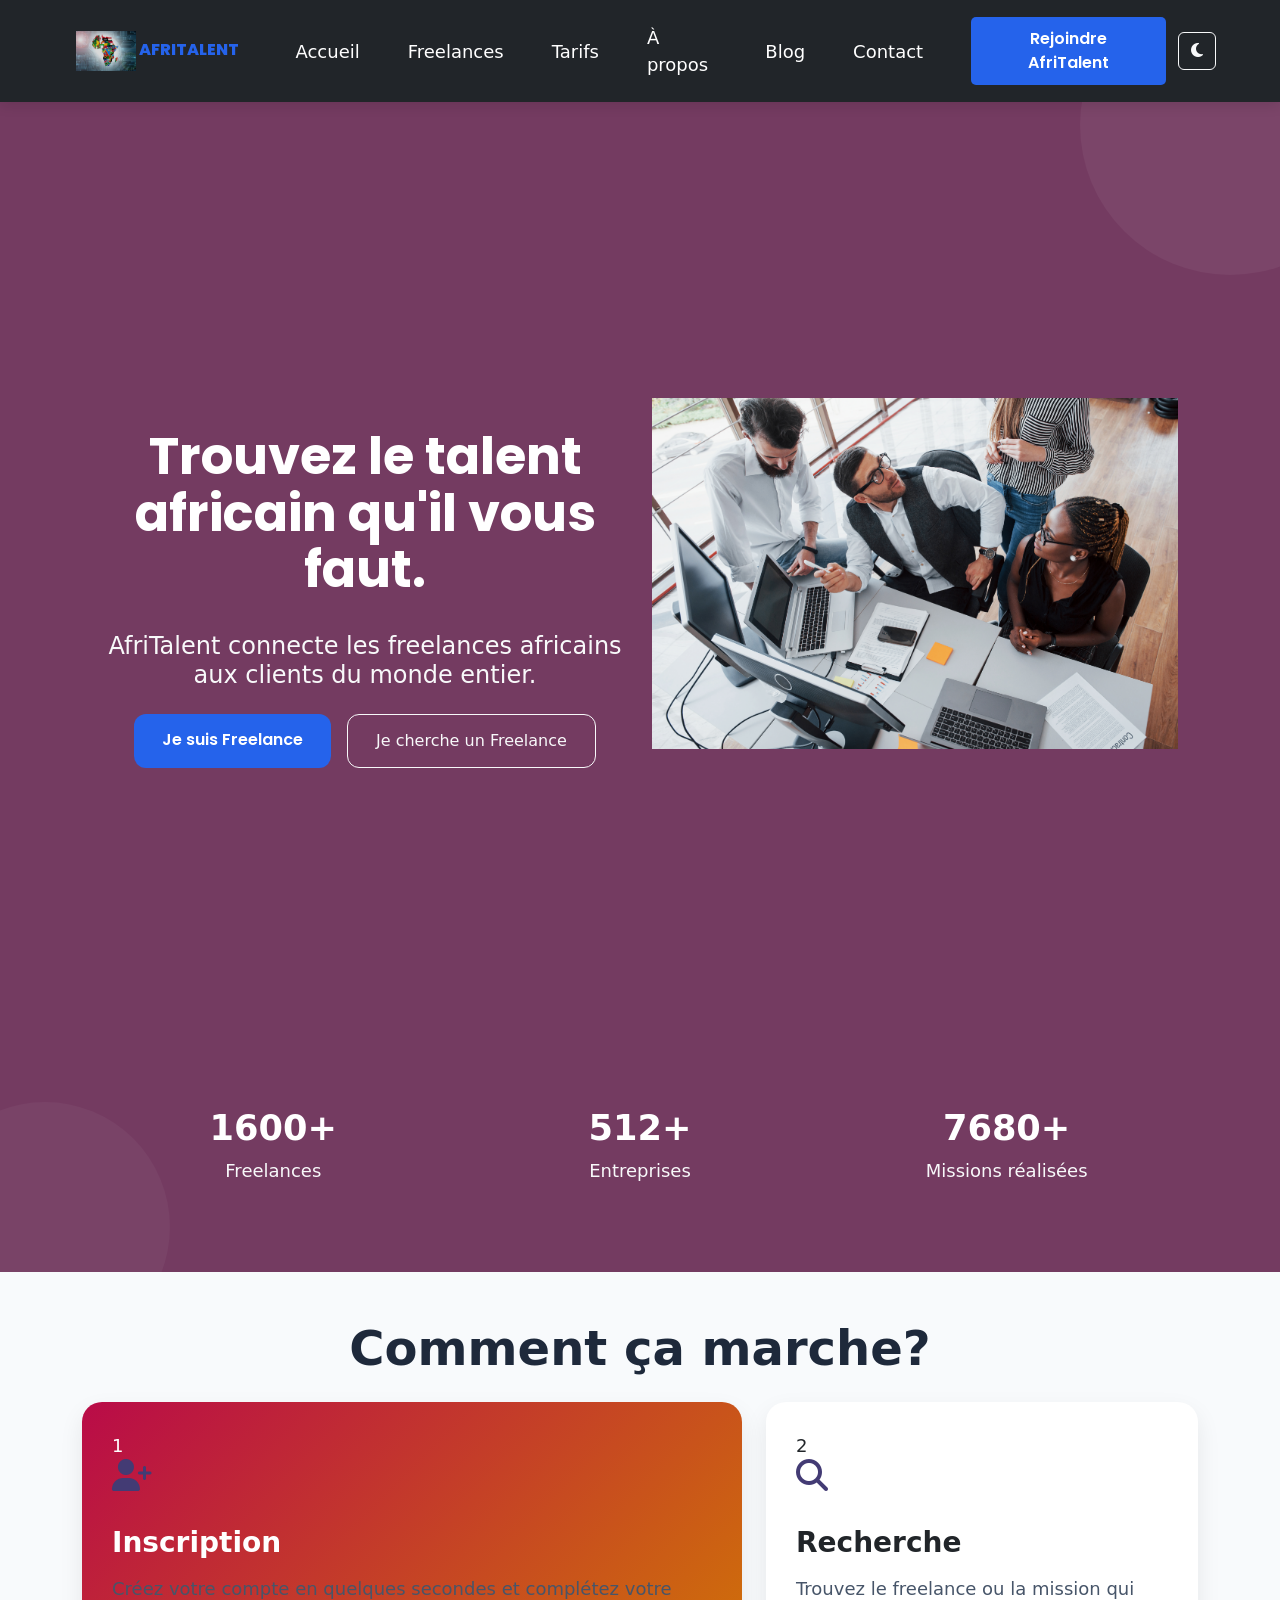
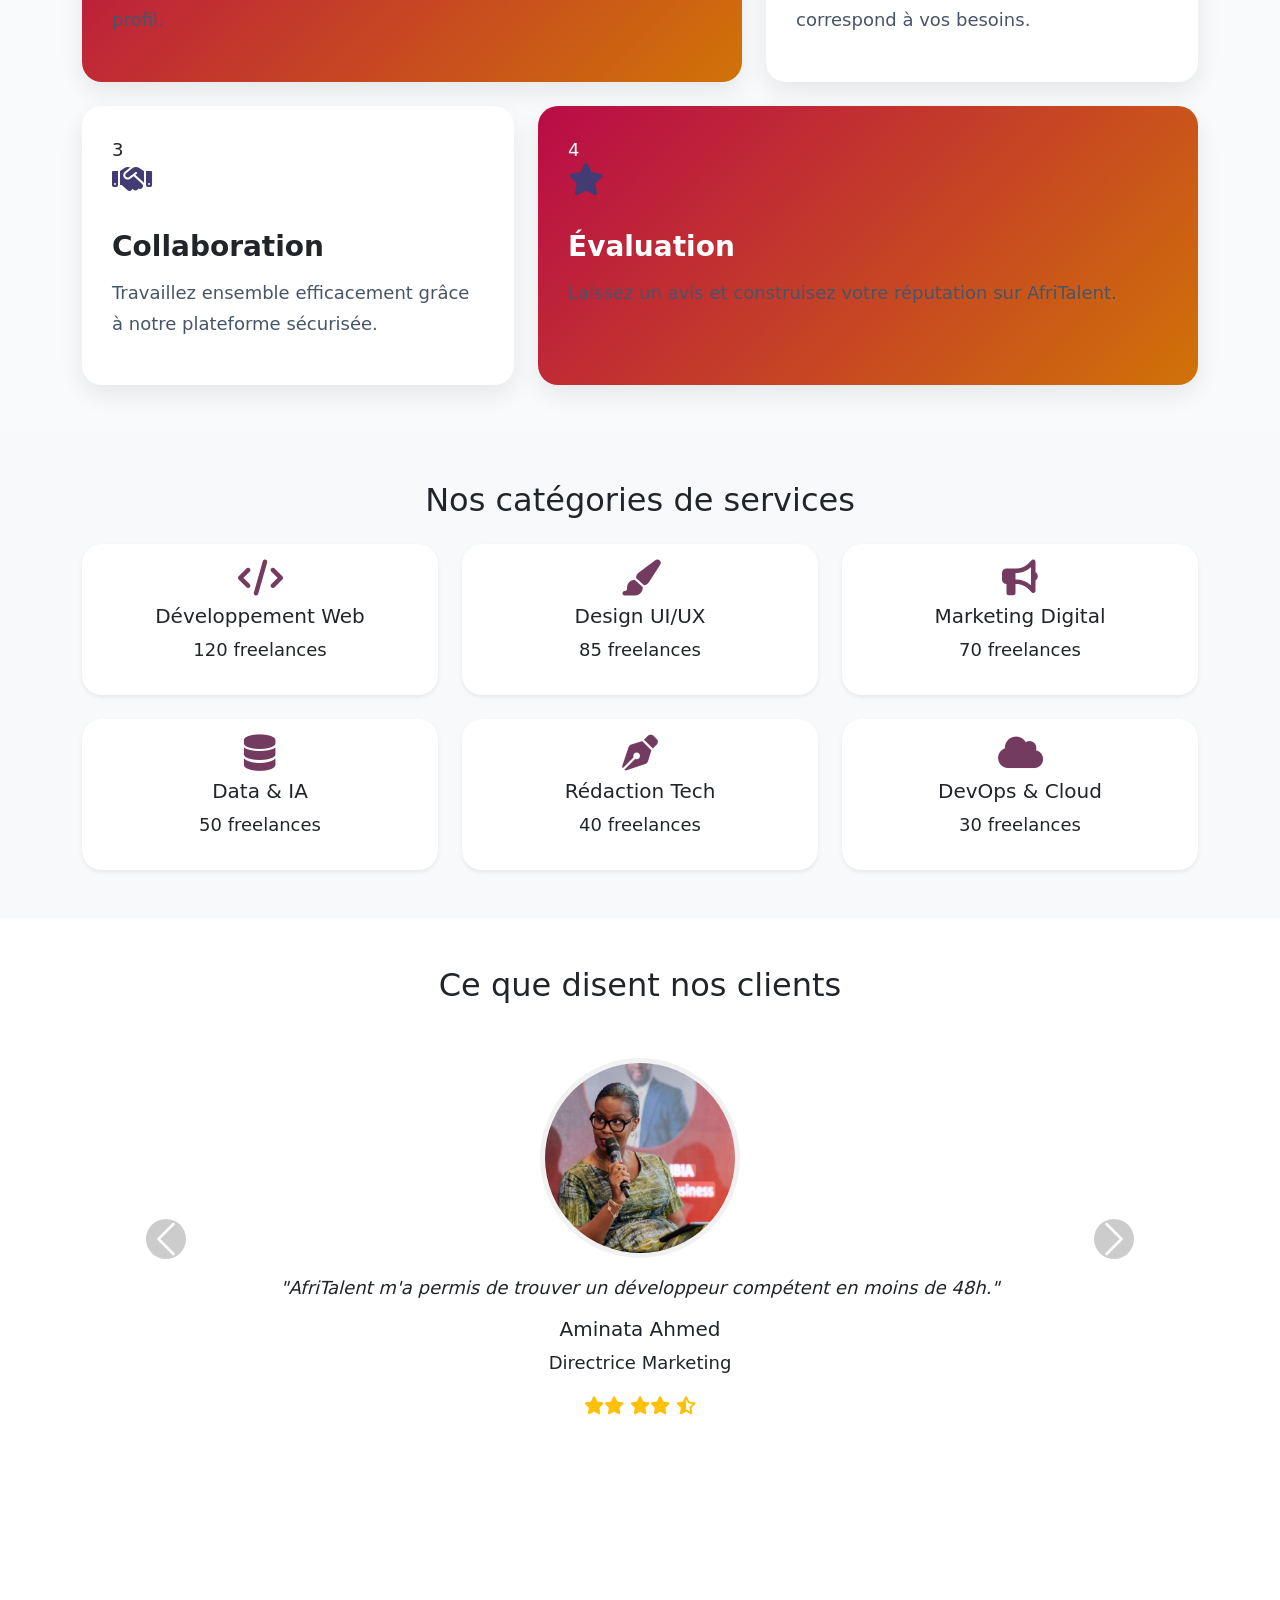
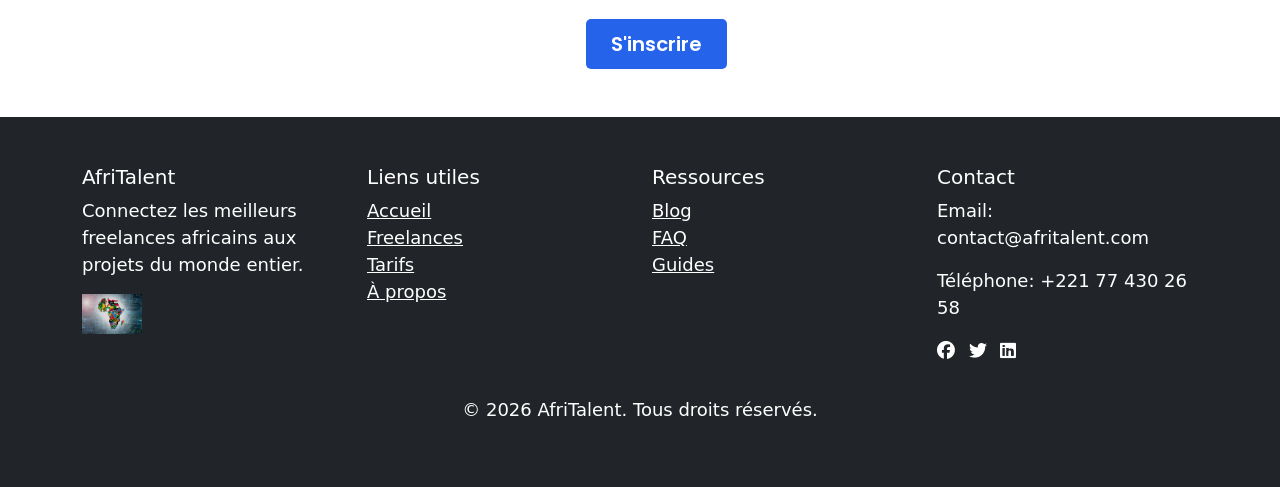
<file: index.html>
<!DOCTYPE html>
<html lang="fr">
<head>
    <meta charset="UTF-8">
    <meta name="viewport" content="width=device-width, initial-scale=1.0">
    <title>AfriTalent — Accueil</title>
    <!-- POLICES DE CARACTÈRES (Google Fonts) -->
    <link href="https://fonts.googleapis.com/css2?family=Roboto:wght@400;700&family=Poppins:wght@600;800&display=swap"
        rel="stylesheet">
    <!-- Bootstrap CSS -->
    <link href="https://cdn.jsdelivr.net/npm/bootstrap@5.3.0/dist/css/bootstrap.min.css" rel="stylesheet">
    <!-- Font Awesome -->
    <link rel="stylesheet" href="https://cdnjs.cloudflare.com/ajax/libs/font-awesome/6.4.0/css/all.min.css">
    <!-- Style CSS -->
    <link rel="stylesheet" href="css/style.css">
    
</head>
<body>
    <!-- HEADER / NAVBAR -->
    <header>
        <nav class="navbar navbar-expand-lg navbar-dark bg-dark fixed-top">
            <div class="container">
                <a class="navbar-brand" href="index.html">
                    <img src="images/logo-afritalent.png" alt="AfriTalent Logo" height="40">
                    AfriTalent
                </a>

            <!--Bouton Menu Mobile (Burger)-->
                <button class="navbar-toggler" type="button" data-bs-toggle="collapse" data-bs-target="#navMenu"
                    aria-controls="navMenu" aria-expanded="false" aria-label="Toggle navigation">
                    <span class="navbar-toggler-icon"></span>
                </button>

                <!--Lien de navigation et bouton d action -->
                <div class="collapse navbar-collapse" id="navMenu">
                    <ul class="navbar-nav ms-auto align-items-lg-center">
                        <li class="nav-item"><a class="nav-link active" href="index.html">Accueil</a></li>
                        <li class="nav-item"><a class="nav-link" href="freelances.html">Freelances</a></li>
                        <li class="nav-item"><a class="nav-link" href="tarifs.html">Tarifs</a></li>
                        <li class="nav-item"><a class="nav-link" href="about.html">À propos</a></li>
                        <li class="nav-item"><a class="nav-link" href="blog.html">Blog</a></li>
                        <li class="nav-item"><a class="nav-link" href="contact.html">Contact</a></li>
                        <li class="nav-item ms-2">
                                <button type="button" class="btn btn-primary" data-bs-toggle="modal"
                                    data-bs-target="#inscriptionModal">
                                    Rejoindre AfriTalent
                                </button>
                        </li>
                    </ul>
                </div>
            </div>
             
            <!--Bouton de bascule Mode Sombre /Mode Claire -->
            <button id="theme-toggle" class="btn btn-outline-light">
                <i class="fa-solid fa-moon"></i>
            </button> 
        </nav>
    </header>
<!--=======================================
    CONTENU PRINCIPAL (MAIN)
    ======================================-->
    <main>

       <!-- SECTION 1 : HERO SECTION  (Introduction et Statistiques) -->
        <section id="hero" class="hero-section py-5 fade-in-section" >
            <div class="container">
                <!--Zone d appel a l action principale -->
                <div class="row align-items-center min-vh-100">
                    <div class="col-lg-6 text-white">
                        <h1 class="display-3 fw-bold">
                            Trouvez le talent africain qu'il vous faut.
                        </h1>
                        <h2 class="lead fs-4 mb-4 text-light">
                            AfriTalent connecte les freelances africains
                            aux clients du monde entier.
                        </h2>
                        <div class="d-flex flex-wrap gap-3">
                            <a href="freelances.html" class="btn btn-primary">
                                Je suis Freelance
                            </a>
                            <a href="freelances.html" class="btn btn-outline-light">
                                Je cherche un Freelance
                            </a>
                        </div>
                    </div>
                    <div class="col-lg-6 text-center">
                        <img src="images/hero-image.jpg"
                            alt="Freelance africain"
                            class="img-fluid">
                    </div>
                </div>
                <!--Zonw des compteurs statistiques -->
                <div class="row text-center text-white py-4" id="stats">
                    <div class="col-md-4">
                        <h3 class="fw-bold">
                            <span class="counter" data-target="2500">2500</span>+
                        </h3>
                        <p class="text-light">Freelances</p>
                    </div>
                    <div class="col-md-4">
                        <h3 class="fw-bold">
                            <span class="counter" data-target="800">800</span>+
                        </h3>
                        <p class="text-light">Entreprises</p>
                    </div>

                    <div class="col-md-4">
                        <h3 class="fw-bold">
                            <span class="counter" data-target="12000">12000</span>+
                        </h3>
                        <p class="text-light">Missions réalisées</p>
                    </div>
                </div>
            </div>
        </section>

        <!-- SECTION 2 : COMMENT ÇA MARCHE (Bento Grille) -->
        <section id="coment-ca-marche" class="py-5 fade-in-section">
            <div class="container">
                <h2 class="text-center mb-4">Comment ça marche?</h2>
                <div class="bento-grid d-grid gap-4">
                    <div class="bento-card item-1">
                        <div class="step-number">1</div>
                        <i class="fa-solid fa-user-plus "></i>
                        <h3>Inscription</h3>
                        <p>Créez votre compte en quelques secondes et complétez votre profil.</p>
                    </div>
                    <div class="bento-card item-2">
                        <div class="step-number">2</div>
                        <i class="fa-solid fa-magnifying-glass "></i>
                        <h3>Recherche</h3>
                        <p>Trouvez le freelance ou la mission qui correspond à vos besoins.</p>
                    </div>
                    <div class="bento-card item-3">
                        <div class="step-number">3</div>
                        <i class="fa-solid fa-handshake "></i>
                        <h3>Collaboration</h3>
                        <p>Travaillez ensemble efficacement grâce à notre plateforme sécurisée.</p>
                    </div>
                    <div class="bento-card item-4">
                        <div class="step-number">4</div>
                        <i class="fa-solid fa-star "></i>
                        <h3>Évaluation</h3>
                        <p>Laissez un avis et construisez votre réputation sur AfriTalent.</p>
                    </div>
                </div>
            </div>
        </section>

        <!--SECTION 3 : CATÉGORIES DE SERVICES -->
        <section id="services-categories" class="py-5 bg-light fade-in-section">
            <div class="container">
                <h2 class="text-center mb-4">Nos catégories de services</h2>
                <div class="row g-4 text-center">
                    <!--Categorie :Dev Web -->
                    <div class="col-12 col-md-6 col-lg-4">
                        <div class="service-card p-3 bg-white shadow-sm h-100 hover-effect">
                            <i class="fa-solid fa-code fa-2x mb-2"></i>
                            <h3 class="h5">Développement Web</h3>
                            <p>120 freelances</p>
                        </div>
                    </div>
                    <!--Categorie :UI/UX -->
                    <div class="col-12 col-md-6 col-lg-4">
                        <div class="service-card p-3 bg-white shadow-sm h-100 hover-effect">
                            <i class="fa-solid fa-paint-brush fa-2x mb-2"></i>
                            <h3 class="h5">Design UI/UX</h3>
                            <p>85 freelances</p>
                        </div>
                    </div>
                    <!--Categorie : Marketing -->
                    <div class="col-12 col-md-6 col-lg-4">
                        <div class="service-card p-3 bg-white shadow-sm h-100 hover-effect">
                            <i class="fa-solid fa-bullhorn fa-2x mb-2"></i>
                            <h3 class="h5">Marketing Digital</h3>
                            <p>70 freelances</p>
                        </div>
                    </div>
                    <!--Categorie : Data & IA -->
                    <div class="col-12 col-md-6 col-lg-4">
                        <div class="service-card p-3 bg-white shadow-sm h-100 hover-effect">
                            <i class="fa-solid fa-database fa-2x mb-2"></i>
                            <h3 class="h5">Data & IA</h3>
                            <p>50 freelances</p>
                        </div>
                    </div>
                    <!--Categorie : Rédaction Tech -->
                    <div class="col-12 col-md-6 col-lg-4">
                        <div class="service-card p-3 bg-white shadow-sm h-100 hover-effect">
                            <i class="fa-solid fa-pen-nib fa-2x mb-2"></i>
                            <h3 class="h5">Rédaction Tech</h3>
                            <p>40 freelances</p>
                        </div>
                    </div>
                    <!--Categorie : DevOps & Cloud-->
                    <div class="col-12 col-md-6 col-lg-4">
                        <div class="service-card p-3 bg-white shadow-sm h-100 hover-effect">
                            <i class="fa-solid fa-cloud fa-2x mb-2"></i>
                            <h3 class="h5">DevOps & Cloud</h3>
                            <p>30 freelances</p>
                        </div>
                    </div>
                </div>
            </div>
        </section>

        <!-- SECTION 4 : TÉMOIGNAGES CLIENTS & FRELANCES (Carrousel) -->
        <section id="testimonials" class="py-5 fade-in-section">
            <div class="container">
                <h2 class="text-center mb-4">Ce que disent nos clients</h2>
                <div id="testimonialCarousel" class="carousel slide" data-bs-ride="carousel">
                    <div class="carousel-inner text-center">
                        <!-- Temoignage 1 -->
                        <div class="carousel-item active">
                            <img src="images/directrice.jpg" class="rounded-circle mb-3" width="200" alt="Client 1">
                            <p class="fst-italic">"AfriTalent m'a permis de trouver un développeur compétent en moins de
                                48h."</p>
                            <h3 class="h5">Aminata Ahmed</h3>
                            <p>Directrice Marketing</p>
                            <div class="text-warning">
                                <i class="fa-solid fa-star"></i><i class="fa-solid fa-star"></i>
                                <i class="fa-solid fa-star"></i><i class="fa-solid fa-star"></i>
                                <i class="fa-solid fa-star-half-stroke"></i>
                            </div>
                        </div>
                        <!-- Temoignage 2 -->
                        <div class="carousel-item">
                            <img src="images/chef_projet.jpg" class="rounded-circle mb-3" width="200" alt="Client 2">
                            <p class="fst-italic">"Plateforme intuitive et support réactif. Très satisfait !"</p>
                            <h3 class="h5">Nassim Said</h3>
                            <p>Chef de projet</p>
                            <div class="text-warning">
                                <i class="fa-solid fa-star"></i><i class="fa-solid fa-star"></i>
                                <i class="fa-solid fa-star"></i><i class="fa-solid fa-star"></i>
                                <i class="fa-solid fa-star"></i>
                            </div>
                        </div>
                        <!--Temoignage 3-->
                        <div class="carousel-item">
                            <img src="images/entrepreneuse.jpg" class="rounded-circle mb-3" width="200" alt="Client 3">
                            <p class="fst-italic">"Grande variété de talents disponibles, je recommande vivement."</p>
                            <h3 class="h5">Mariama Traoré</h3>
                            <p>Entrepreneuse</p>
                            <div class="text-warning">
                                <i class="fa-solid fa-star"></i><i class="fa-solid fa-star"></i>
                                <i class="fa-solid fa-star"></i><i class="fa-solid fa-star-half-stroke"></i>
                                <i class="fa-regular fa-star"></i>
                            </div>
                        </div>
                        <!--Temoignage 4 -->
                        <div class="carousel-item">
                            <img src="images/rh.jpg" class="rounded-circle mb-3" width="200" alt="Client 4">
                            <p class="fst-italic">"Plateforme très intuitive, le freelance que j’ai trouvé a surpassé
                                toutes mes attentes !"</p>
                            <h3 class="h5">Fatou Sow</h3>
                            <p>Responsable RH</p>
                            <div class="text-warning">
                                <i class="fa-solid fa-star"></i><i class="fa-solid fa-star"></i>
                                <i class="fa-solid fa-star"></i><i class="fa-solid fa-star"></i>
                                <i class="fa-solid fa-star-half-stroke"></i>
                            </div>
                        </div>
                    </div>
                    <!--Controles ducarrousel -->
                    <button class="carousel-control-prev" type="button" data-bs-target="#testimonialCarousel"
                        data-bs-slide="prev">
                        <span class="carousel-control-prev-icon" aria-hidden="true"></span>
                        <span class="visually-hidden">Précédent</span>
                    </button>
                    <button class="carousel-control-next" type="button" data-bs-target="#testimonialCarousel"
                        data-bs-slide="next">
                        <span class="carousel-control-next-icon" aria-hidden="true"></span>
                        <span class="visually-hidden">Suivant</span>
                    </button>
                </div>
            </div>
        </section>

        <!-- SECTION 5 : APPEL À L'ACTION (CTA) -->
        <section id="cta" class="py-5 text-center text-white position-relative fade-in-section">
            <div class="container position-relative">
                <h2 class="display-5 fw-bold mb-3">Rejoignez AfriTalent dès aujourd'hui !</h2>
                <button type="button" class="btn btn-lg btn-primary" data-bs-toggle="modal"
                    data-bs-target="#inscriptionModal">
                    S'inscrire
                </button>
            </div>
        </section>
    </main>

    <!--======================================
        PIED DE PAGE (FOOTER )
        ======================================-->
    <footer class="bg-dark text-white py-5">
        <div class="container">
            <div class="row">
                <!--Info Marque -->
                <div class="col-md-3 mb-3">
                    <h3 class="h5" >AfriTalent</h3>
                    <p>Connectez les meilleurs freelances africains aux projets du monde entier.</p>
                    <img src="images/logo-afritalent.png" alt="Logo AfriTalent" height="40">
                </div>
                <!--Liens Navigation-->
                <div class="col-md-3 mb-3">
                    <h3 class="h5">Liens utiles</h3>
                    <ul class="list-unstyled">
                        <li><a href="index.html" class="text-white">Accueil</a></li>
                        <li><a href="freelances.html" class="text-white">Freelances</a></li>
                        <li><a href="tarifs.html" class="text-white">Tarifs</a></li>
                        <li><a href="about.html" class="text-white">À propos</a></li>
                    </ul>
                </div>
                <!--Liens Ressources -->
                <div class="col-md-3 mb-3">
                    <h3 class="h5">Ressources</h3>
                    <ul class="list-unstyled">
                        <li><a href="#" class="text-white">Blog</a></li>
                        <li><a href="#" class="text-white">FAQ</a></li>
                        <li><a href="#" class="text-white">Guides</a></li>
                    </ul>
                </div>
                <!--Coordonnees & Reseaux Sociaux -->
                <div class="col-md-3 mb-3">
                    <h4 class="h5">Contact</h4>
                    <p>Email: contact@afritalent.com</p>
                    <p>Téléphone: +221 77 430 26 58</p>
                    <div>
                        <a href="#" class="text-white me-2"><i class="fab fa-facebook"></i></a>
                        <a href="#" class="text-white me-2"><i class="fab fa-twitter"></i></a>
                        <a href="#" class="text-white me-2"><i class="fab fa-linkedin"></i></a>
                    </div>
                </div>
            </div>
            <div class="text-center mt-3">
                <p>&copy; <span id="year"></span> AfriTalent. Tous droits réservés.</p>
            </div>
        </div>
    </footer>

    <!-- ==================================
         FENETRES MODALES (Popups)
         ================================== -->
     <!--Modal Inscription-->
    <div class="modal fade" id="inscriptionModal" tabindex="-1" role="dialog" aria-labelledby="inscriptionModalLabel"
        aria-hidden="true">
        <div class="modal-dialog modal-dialog-centered">
            <div class="modal-content">
                <div class="modal-header">
                    <h5 class="modal-title" id="inscriptionModalLabel">Inscription AfriTalent</h5>
                    <button type="button" class="btn-close" data-bs-dismiss="modal" aria-label="Fermer"></button>
                </div>
                <div class="modal-body">
                    <!--Formulaire d inscription -->
                    <form id="inscriptionForm">
                        <div class="mb-3">
                            <label for="prenom" class="form-label">Prénom</label>
                            <input type="text" class="form-control" id="prenom" required>
                        </div>
                        <div class="mb-3">
                            <label for="nom" class="form-label">Nom</label>
                            <input type="text" class="form-control" id="nom" required>
                        </div>
                        <div class="mb-3">
                            <label for="email" class="form-label">Email</label>
                            <input type="email" class="form-control" id="email" required>
                        </div>
                        <div class="mb-3">
                            <label for="motdepasse" class="form-label">Mot de passe</label>
                            <input type="password" class="form-control" id="motdepasse" required>
                        </div>
                        <div class="w-100 m-0 p-0">
                            <button type="submit" class="btn btn-primary w-100 py-2 fw-bold m-0">S'inscrire</button>
                        </div>
                    </form>
                </div>
            </div>
        </div>
    </div>

    <!--========================================
        Scripts ET BOUTON DE NAVIGATION INTERNE
        ======================================== -->
    <!--Framework Bootstrap JS (Gestion des composants interactifs)-->
    <script src="https://cdn.jsdelivr.net/npm/bootstrap@5.3.0/dist/js/bootstrap.bundle.min.js"></script>

<!-- Script personnalisé (Gestion du mode sombre, des compteurs et du bouton de retour) -->
   <script src="js/main.js" defer></script>
    
   <!-- Bouton de retour rapide vers le haut de la page -->
    <button id="backToTop">↑</button>
</body>
</html>
</file>
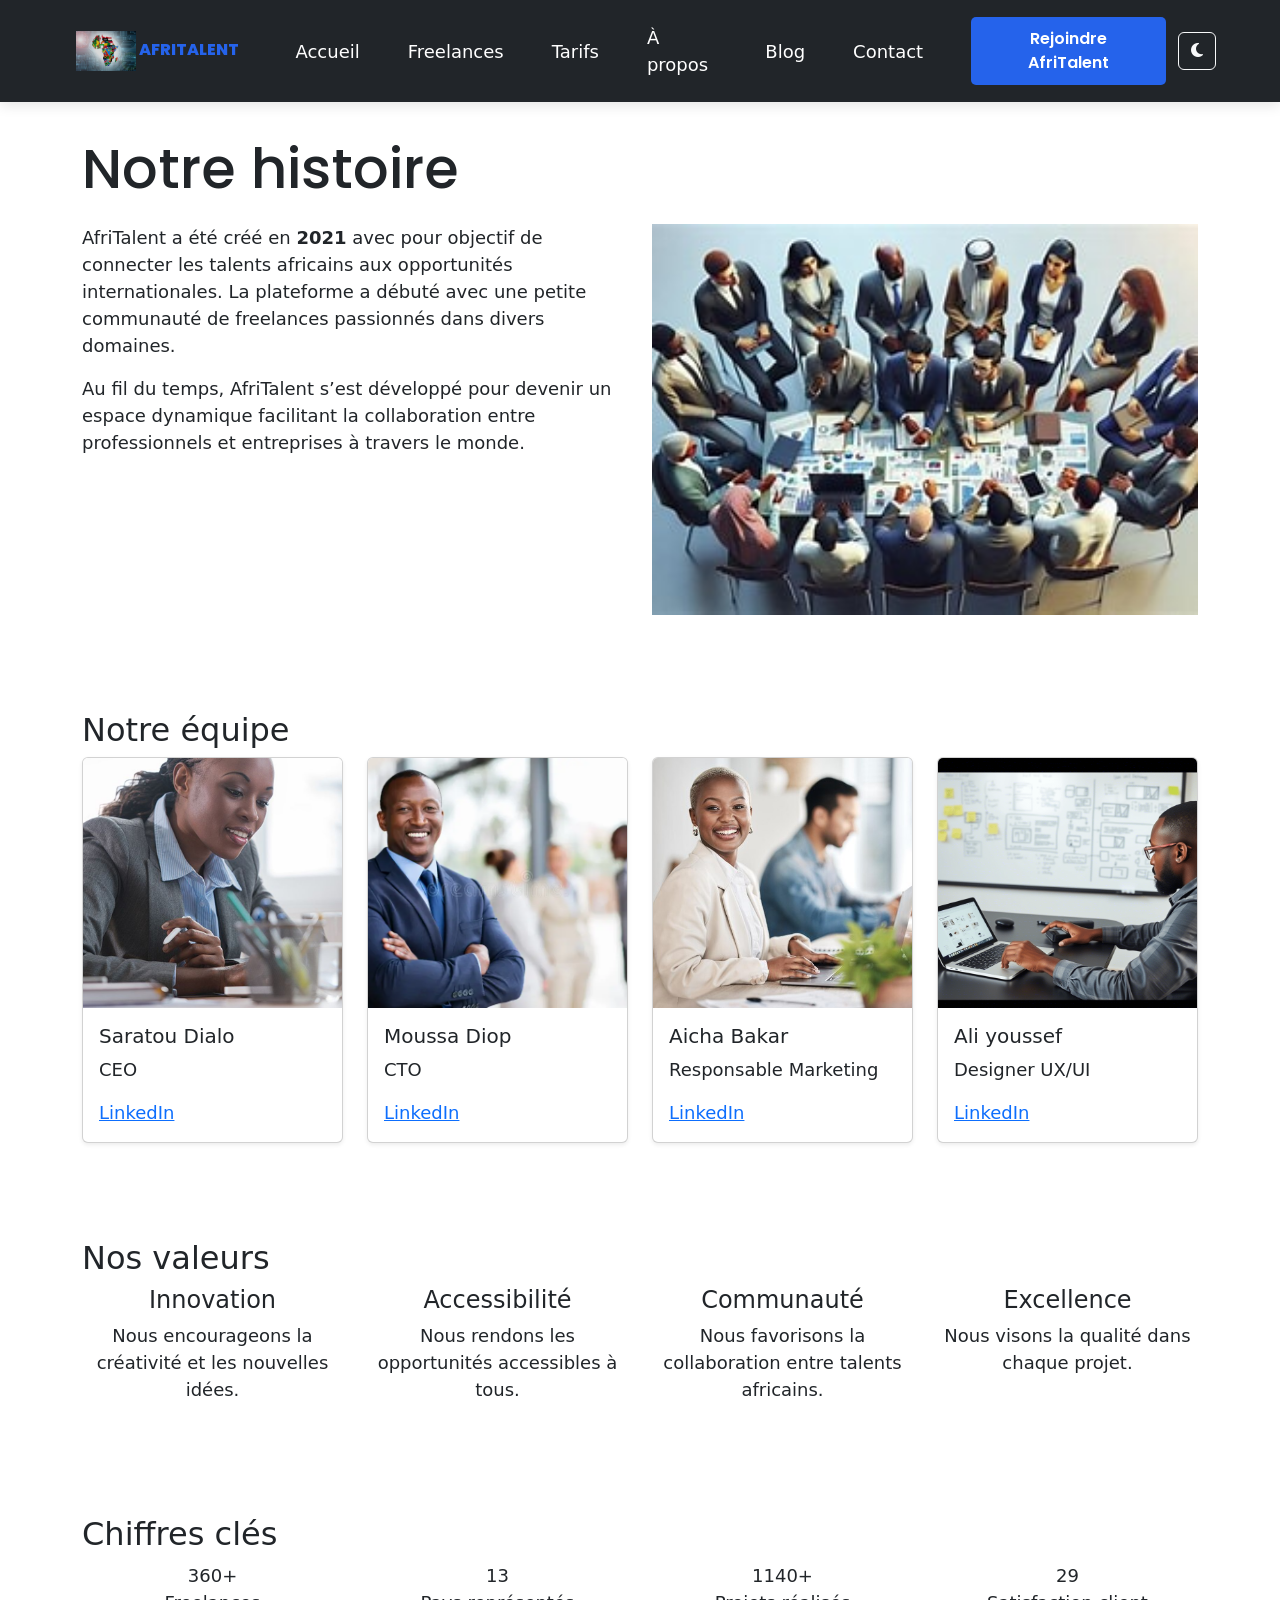
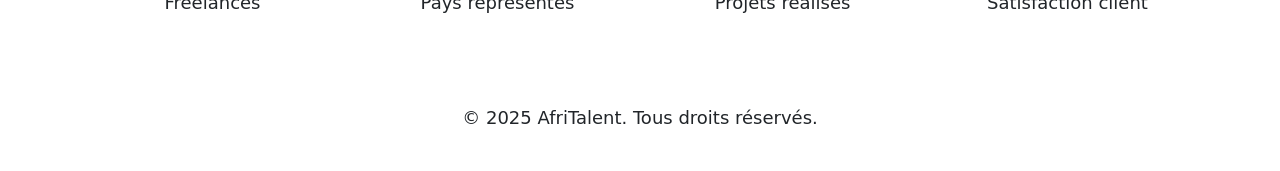
<file: about.html>
<!DOCTYPE html>
<html lang="fr">
<head>
    <meta charset="UTF-8">
    <meta name="viewport" content="width=device-width, initial-scale=1.0">
    <title>AfriTalent — À propos</title>
       <!-- POLICES DE CARACTÈRES (Google Fonts) -->
    <link href="https://fonts.googleapis.com/css2?family=Roboto:wght@400;700&family=Poppins:wght@600;800&display=swap"
        rel="stylesheet">
    <!-- Bootstrap CSS -->
    <link href="https://cdn.jsdelivr.net/npm/bootstrap@5.3.0/dist/css/bootstrap.min.css" rel="stylesheet">
    <!-- Font Awesome -->
    <link rel="stylesheet" href="https://cdnjs.cloudflare.com/ajax/libs/font-awesome/6.4.0/css/all.min.css">
    <!-- Style CSS -->
    <link rel="stylesheet" href="css/style.css">
    
</head>
<body>
    <!-- HEADER / NAVBAR -->
    <header>
        <nav class="navbar navbar-expand-lg navbar-dark bg-dark fixed-top">
            <div class="container">
                <a class="navbar-brand" href="index.html">
                     <img src="images/logo-afritalent.png" alt="AfriTalent Logo" height="40">
                     AfriTalent
                </a>
                <button class="navbar-toggler" type="button" data-bs-toggle="collapse" data-bs-target="#navMenu"
                     aria-controls="navMenu" aria-expanded="false" aria-label="Toggle navigation">
                     <span class="navbar-toggler-icon"></span>
                </button>
                <div class="collapse navbar-collapse" id="navMenu">
                    <ul class="navbar-nav ms-auto align-items-lg-center">
                         <li class="nav-item"><a class="nav-link active" href="index.html">Accueil</a></li>
                         <li class="nav-item"><a class="nav-link" href="freelances.html">Freelances</a></li>
                         <li class="nav-item"><a class="nav-link" href="tarifs.html">Tarifs</a></li>
                         <li class="nav-item"><a class="nav-link" href="about.html">À propos</a></li>
                         <li class="nav-item"><a class="nav-link" href="blog.html">Blog</a></li>
                         <li class="nav-item"><a class="nav-link" href="contact.html">Contact</a></li>


                    <li class="nav-item ms-2">
                        <button type="button" class="btn btn-primary" data-bs-toggle="modal"
                            data-bs-target="#inscriptionModal">
                            Rejoindre AfriTalent
                        </button>
                </li>
                </ul>
                 </div>
            </div>
                        <button id="theme-toggle" class="btn btn-outline-light">
                            <i class="fa-solid fa-moon"></i>
                        </button>
        </nav>
    </header>
   
    <!-- CONTENU PRINCIPAL -->
    <main >

        <!-- NOTRE HISTOIRE -->
        <section id="histoire" class="fade-in-section">
            <div class="container py-5">
                <h1>Notre histoire</h1>
                <div class="row">
                    <div class="col-md-6">
                        <p>
                            AfriTalent a été créé en <strong>2021</strong> avec pour objectif de connecter
                            les talents africains aux opportunités internationales. La plateforme a débuté
                            avec une petite communauté de freelances passionnés dans divers domaines.
                        </p>

                        <p>
                            Au fil du temps, AfriTalent s’est développé pour devenir un espace dynamique
                            facilitant la collaboration entre professionnels et entreprises à travers le monde.
                        </p>
                    </div>

                    <div class="col-md-6">
                        <img src="images/histoire.jpg" style="width: 100%; height: 100%; min-height: 250px; object-fit: cover; display: block;" alt="Histoire AfriTalent">
                    </div>
                </div>
            </div>
        </section>

        <!-- EQUIPE -->
        <section id="equipe" class="fade-in-section">
            <div class="container py-5">
                <h2>Notre équipe</h2>

                <div class="row">

                    <div class="col-md-3">
                        <div class="card  h-100 shadow-sm">
                            <img src="images/membre1.jpg" class="card-img-top" style="height: 250px; object-fit: cover;"  alt="Saratou Dialo">
                            <div class="card-body">
                                <h3 class="h5">Saratou Dialo</h3>
                                <p>CEO</p>
                                <a href="#">LinkedIn</a>
                            </div>
                        </div>
                    </div>

                    <div class="col-md-3">
                        <div class="card h-100 shadow-sm">
                            <img src="images/membre2.jpg" class="card-img-top" style="height: 250px; object-fit: cover;"   alt="Moussa Diop">
                            <div class="card-body">
                                <h3 class="h5">Moussa Diop</h3>
                                <p>CTO</p>
                                <a href="#">LinkedIn</a>
                            </div>
                        </div>
                    </div>

                    <div class="col-md-3">
                        <div class="card h-100 shadow-sm">
                            <img src="images/membre3.jpg" class="card-img-top" style="height: 250px; object-fit: cover;" alt="Aicha Bakar">
                            <div class="card-body">
                                <h3 class="h5">Aicha Bakar</h3>
                                <p>Responsable Marketing</p>
                                <a href="#">LinkedIn</a>
                            </div>
                        </div>
                    </div>

                    <div class="col-md-3">
                        <div class="card  h-100 shadow-sm">
                            <img src="images/membre4.jpg" class="card-img-top" style="height: 250px; object-fit: cover;" alt="Ali youssef">
                            <div class="card-body">
                                <h3 class="h5">Ali youssef</h3>
                                <p>Designer UX/UI</p>
                                <a href="#">LinkedIn</a>
                            </div>
                        </div>
                    </div>

                </div>
            </div>
        </section>

        <!-- VALEURS AVEC ICÔNES -->
        <section id="valeurs" class="fade-in-section">
            <div class="container py-5">
                <h2>Nos valeurs</h2>

                <div class="row text-center">

                    <div class="col-md-3">
                        <i class="bi bi-lightbulb fs-1"></i>
                        <h3 class="h4">Innovation</h3>
                        <p>Nous encourageons la créativité et les nouvelles idées.</p>
                    </div>

                    <div class="col-md-3">
                        <i class="bi bi-globe fs-1"></i>
                        <h3 class="h4">Accessibilité</h3>
                        <p>Nous rendons les opportunités accessibles à tous.</p>
                    </div>

                    <div class="col-md-3">
                        <i class="bi bi-people fs-1"></i>
                        <h3 class="h4">Communauté</h3>
                        <p>Nous favorisons la collaboration entre talents africains.</p>
                    </div>

                    <div class="col-md-3">
                        <i class="bi bi-star fs-1"></i>
                        <h3 class="h4">Excellence</h3>
                        <p>Nous visons la qualité dans chaque projet.</p>
                    </div>

                </div>
            </div>
        </section>

        <!-- CHIFFRES CLES -->
        <section id="chiffres" class="fade-in-section">
            <div class="container py-5">
                <h2>Chiffres clés</h2>

                <div class="row text-center">
                    <div class="col-md-3">
                            <span class="counter" data-target="1200"></span>+
                        <p>Freelances</p>
                    </div>

                    <div class="col-md-3">
                          <span class="counter" data-target="45"></span>  
                        
                        <p>Pays représentés</p>
                    </div>

                    <div class="col-md-3">
                            <span class="counter" data-target="3800"></span>+  
                        <p>Projets réalisés</p>
                    </div>

                    <div class="col-md-3">
                            <span class="counter" data-target= "98%"></span> 
                        <p>Satisfaction client</p>
                    </div>
                </div>
            </div>
        </section>

    </main>

    <!-- FOOTER -->
    <footer>
        <div class="container py-4 text-center">
            <p>&copy; 2025 AfriTalent. Tous droits réservés.</p>
        </div>
    </footer>
    <!-- ==================================
         FENETRES MODALES (Popups)
         ================================== -->
     <!--Modal Inscription-->
<div class="modal fade" id="inscriptionModal" tabindex="-1" role="dialog" aria-labelledby="inscriptionModalLabel" aria-hidden="true">
    <div class="modal-dialog modal-dialog-centered ">
        <!-- L'ajout de h-auto garantit que la boîte blanche s'adapte au formulaire -->
        <div class="modal-content h-auto border-0 shadow">
            <div class="modal-header border-0 pb-0">
                <h3 class="modal-title fw-bold h5" id="inscriptionModalLabel">Inscription AfriTalent</h3>
                <button type="button" class="btn-close" data-bs-dismiss="modal" aria-label="Fermer"></button>
            </div>
            <div class="modal-body h-auto p-4">
                <!-- Formulaire d'inscription -->
                <form id="inscriptionForm">
                    <div class="mb-3">
                        <label for="prenom" class="form-label fw-semibold">Prénom</label>
                        <input type="text" class="form-control" id="prenom" required>
                    </div>
                    <div class="mb-3">
                        <label for="nom" class="form-label fw-semibold">Nom</label>
                        <input type="text" class="form-control" id="nom" required>
                    </div>
                    <div class="mb-3">
                        <label for="email" class="form-label fw-semibold">Email</label>
                        <input type="email" class="form-control" id="email" required>
                    </div>
                    <div class="mb-4">
                        <label for="motdepasse" class="form-label fw-semibold">Mot de passe</label>
                        <input type="password" class="form-control" id="motdepasse" required>
                    </div>
                    <div class="w-100 m-0 p-0">
                        <button type="submit" class="btn btn-primary w-100 py-2 fw-bold m-0">S'inscrire</button>
                    </div>
                    
                </form>
            </div>
        </div>
    </div>
</div>

<!-- =================================
         SCRIPTS ET CONFIGURATIONS FINALES
         ==================================-->
    <!-- Framework Bootstrap JS -->
    <script src="https://cdn.jsdelivr.net/npm/bootstrap@5.3.0/dist/js/bootstrap.bundle.min.js"></script>
    
    <!-- Script JavaScript applicatif global -->
    <script src="js/main.js"></script>

    <!-- Bouton de retour rapide vers le haut de la page -->
    <button id="backToTop">↑</button>
</body>
</html>
</file>
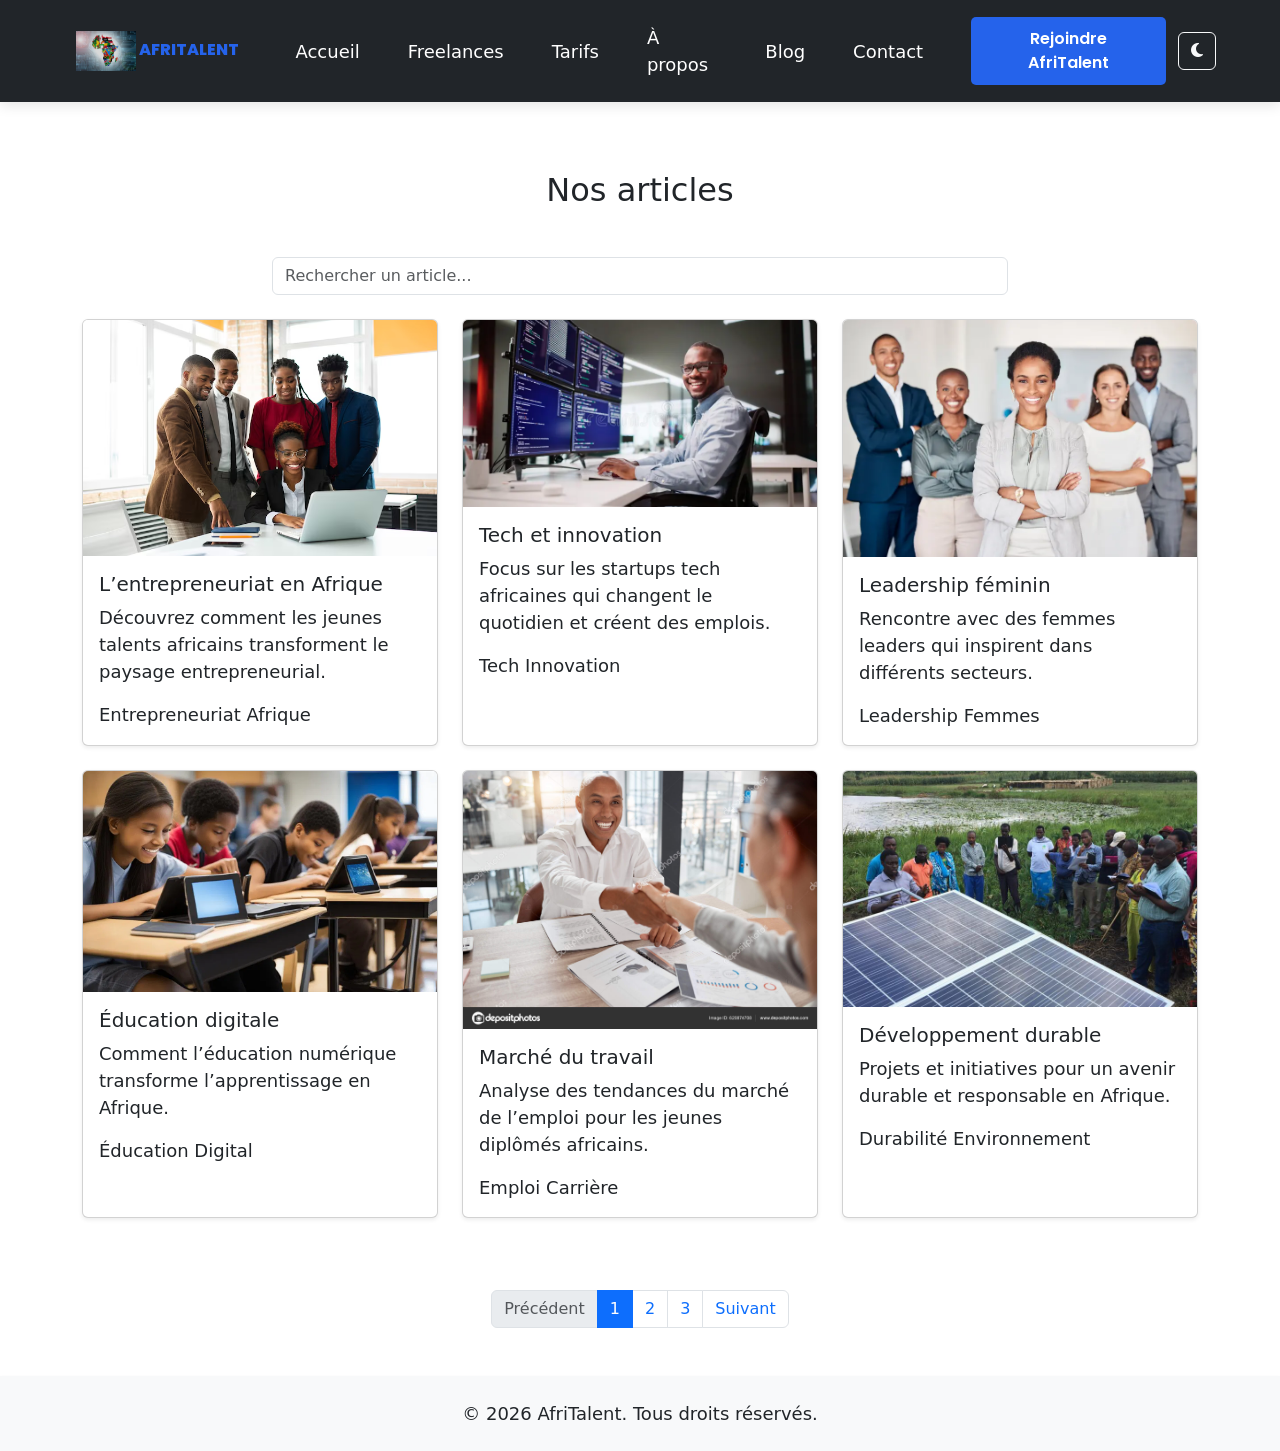
<file: blog.html>
<!DOCTYPE html>
<html lang="fr">
<head>
 <meta charset="UTF-8">
 <meta name="viewport" content="width=device-width, initial-scale=1.0">
 <title>AfriTalent — Blog</title>
    <!-- POLICES DE CARACTÈRES (Google Fonts) -->
    <link href="https://fonts.googleapis.com/css2?family=Roboto:wght@400;700&family=Poppins:wght@600;800&display=swap"
        rel="stylesheet">
    <!-- Bootstrap CSS -->
    <link href="https://cdn.jsdelivr.net/npm/bootstrap@5.3.0/dist/css/bootstrap.min.css" rel="stylesheet">
    <!-- Font Awesome -->
    <link rel="stylesheet" href="https://cdnjs.cloudflare.com/ajax/libs/font-awesome/6.4.0/css/all.min.css">
    <!-- Style CSS -->
    <link rel="stylesheet" href="css/style.css">
    
</head>
<body>

<!-- HEADER / NAVBAR -->
    <header>
        <nav class="navbar navbar-expand-lg navbar-dark bg-dark fixed-top">
            <div class="container">
                <a class="navbar-brand" href="index.html">
                    <img src="images/logo-afritalent.png" alt="AfriTalent Logo" height="40">
                    AfriTalent
                </a>
                <button class="navbar-toggler" type="button" data-bs-toggle="collapse" data-bs-target="#navMenu"
                    aria-controls="navMenu" aria-expanded="false" aria-label="Toggle navigation">
                    <span class="navbar-toggler-icon"></span>
                </button>
                <div class="collapse navbar-collapse" id="navMenu">
                    <ul class="navbar-nav ms-auto align-items-lg-center">
                        <li class="nav-item"><a class="nav-link active" href="index.html">Accueil</a></li>
                        <li class="nav-item"><a class="nav-link" href="freelances.html">Freelances</a></li>
                        <li class="nav-item"><a class="nav-link" href="tarifs.html">Tarifs</a></li>
                        <li class="nav-item"><a class="nav-link" href="about.html">À propos</a></li>
                        <li class="nav-item"><a class="nav-link" href="blog.html">Blog</a></li>
                        <li class="nav-item"><a class="nav-link" href="contact.html">Contact</a></li>
                    

                    <li class="nav-item ms-2">
                            <button type="button" class="btn btn-primary" data-bs-toggle="modal"
                                data-bs-target="#inscriptionModal">
                                Rejoindre AfriTalent
                            </button>
                    </li>
                    </ul>
                </div>
            </div>
            <button id="theme-toggle" class="btn btn-outline-light">
                                <i class="fa-solid fa-moon"></i>
            </button>
        </nav>
    </header>

    <!--=======================================
    CONTENU PRINCIPAL (MAIN)
    ======================================-->
    <main class="container my-5 pt-5">
     <h1 class="visually-hidden">Blog AfriTalent</h1>

   <section id="Article">
    <h2 class="text-center mb-5">Nos articles</h2>

  <div class="row">
    <div class="col-md-8 mx-auto mb-4">
      <input type="text" id="searchInput" class="form-control" placeholder="Rechercher un article...">
    </div>
  </div>

  <!-- Section Articles -->
  <div class="row" id="articlesContainer">

    <!-- Article 1 -->
    <div class="col-lg-4 col-md-6 mb-4 article-card">
      <div class="card h-100 shadow-sm">
        <img src="images/art1.jpg" class="card-img-top" alt="Article 1">
        <div class="card-body">
          <h3 class="card-title h5">L’entrepreneuriat en Afrique</h3>
          <p class="card-text">Découvrez comment les jeunes talents africains transforment le paysage entrepreneurial.</p>
          <div>
            <span class="tag">Entrepreneuriat</span>
            <span class="tag">Afrique</span>
          </div>
        </div>
      </div>
    </div>

    <!-- Article 2 -->
    <div class="col-lg-4 col-md-6 mb-4 article-card">
      <div class="card h-100 shadow-sm">
        <img src="images/art2.jpg" class="card-img-top" alt="Article 2">
        <div class="card-body">
          <h3 class="card-title h5">Tech et innovation</h3>
          <p class="card-text">Focus sur les startups tech africaines qui changent le quotidien et créent des emplois.</p>
          <div>
            <span class="tag">Tech</span>
            <span class="tag">Innovation</span>
          </div>
        </div>
      </div>
    </div>

    <!-- Article 3 -->
    <div class="col-lg-4 col-md-6 mb-4 article-card">
      <div class="card h-100 shadow-sm">
        <img src="images/art3.jpg" class="card-img-top" alt="Article 3">
        <div class="card-body">
          <h3 class="card-title h5">Leadership féminin</h3>
          <p class="card-text">Rencontre avec des femmes leaders qui inspirent dans différents secteurs.</p>
          <div>
            <span class="tag">Leadership</span>
            <span class="tag">Femmes</span>
          </div>
        </div>
      </div>
    </div>

    <!-- Article 4 -->
    <div class="col-lg-4 col-md-6 mb-4 article-card">
      <div class="card h-100 shadow-sm">
        <img src="images/art4.jpg" class="card-img-top" alt="Article 4">
        <div class="card-body">
          <h3 class="card-title h5">Éducation digitale</h3>
          <p class="card-text">Comment l’éducation numérique transforme l’apprentissage en Afrique.</p>
          <div>
            <span class="tag">Éducation</span>
            <span class="tag">Digital</span>
          </div>
        </div>
      </div>
    </div>

    <!-- Article 5 -->
    <div class="col-lg-4 col-md-6 mb-4 article-card">
      <div class="card h-100 shadow-sm">
        <img src="images/art5.jpg" class="card-img-top" alt="Article 5">
        <div class="card-body">
          <h3 class="card-title h5">Marché du travail</h3>
          <p class="card-text">Analyse des tendances du marché de l’emploi pour les jeunes diplômés africains.</p>
          <div>
            <span class="tag">Emploi</span>
            <span class="tag">Carrière</span>
          </div>
        </div>
      </div>
    </div>

    <!-- Article 6 -->
    <div class="col-lg-4 col-md-6 mb-4 article-card">
      <div class="card h-100 shadow-sm">
        <img src="images/art6.jpg" class="card-img-top" alt="Article 6">
        <div class="card-body">
          <h3 class="card-title h5">Développement durable</h3>
          <p class="card-text">Projets et initiatives pour un avenir durable et responsable en Afrique.</p>
          <div>
            <span class="tag">Durabilité</span>
            <span class="tag">Environnement</span>
          </div>
        </div>
      </div>
    </div>

  </div>
</section>
    </main>
  <!-- Pagination -->
  <nav aria-label="Page navigation">
    <ul class="pagination justify-content-center mt-4">
      <li class="page-item disabled"><a class="page-link" href="#">Précédent</a></li>
      <li class="page-item active"><a class="page-link" href="#">1</a></li>
      <li class="page-item"><a class="page-link" href="#">2</a></li>
      <li class="page-item"><a class="page-link" href="#">3</a></li>
      <li class="page-item"><a class="page-link" href="#">Suivant</a></li>
    </ul>
  </nav>

 <!-- ===================================
         FOOTER (PIED DE PAGE SIMPLE)
       =================================== -->
<footer class="bg-light text-center py-4 mt-5 shadow-sm">
  &copy; 2026 AfriTalent. Tous droits réservés.
</footer>
<!-- ==================================
     FENETRES MODALES (Popups)
     ================================== -->
 <!--Modal Inscription-->
    <div class="modal fade" id="inscriptionModal" role="dialog" tabindex="-1" aria-labelledby="inscriptionModalLabel"
        aria-hidden="true">
        <div class="modal-dialog modal-dialog-centered">
            <div class="modal-content">
                <div class="modal-header">
                    <h3 class="modal-title h5" id="inscriptionModalLabel">Inscription AfriTalent</h3>
                    <button type="button" class="btn-close" data-bs-dismiss="modal" aria-label="Fermer"></button>
                </div>
                <div class="modal-body">
                    <!--Formulaire d inscription -->
                    <form id="inscriptionForm">
                        <div class="mb-3">
                            <label for="prenom" class="form-label">Prénom</label>
                            <input type="text" class="form-control" id="prenom" required>
                        </div>
                        <div class="mb-3">
                            <label for="nom" class="form-label">Nom</label>
                            <input type="text" class="form-control" id="nom" required>
                        </div>
                        <div class="mb-3">
                            <label for="email" class="form-label">Email</label>
                            <input type="email" class="form-control" id="email" required>
                        </div>
                        <div class="mb-3">
                            <label for="motdepasse" class="form-label">Mot de passe</label>
                            <input type="password" class="form-control" id="motdepasse" required>
                        </div>
                        <div class="w-100 m-0 p-0">
                            <button type="submit" class="btn btn-primary w-100 py-2 fw-bold m-0">S'inscrire</button>
                        </div>
                    </form>
                </div>
            </div>
        </div>
    </div>

    <!-- =================================
         SCRIPTS ET CONFIGURATIONS FINALES
         ==================================-->
    <!-- Framework Bootstrap JS -->
<script src="https://cdn.jsdelivr.net/npm/bootstrap@5.3.0/dist/js/bootstrap.bundle.min.js"></script>

<!-- Script JavaScript applicatif global -->
<script src="js/main.js"></script>

<!-- Bouton de retour rapide vers le haut de la page -->
<button id="backToTop">↑</button>
</body>
</html>
</file>
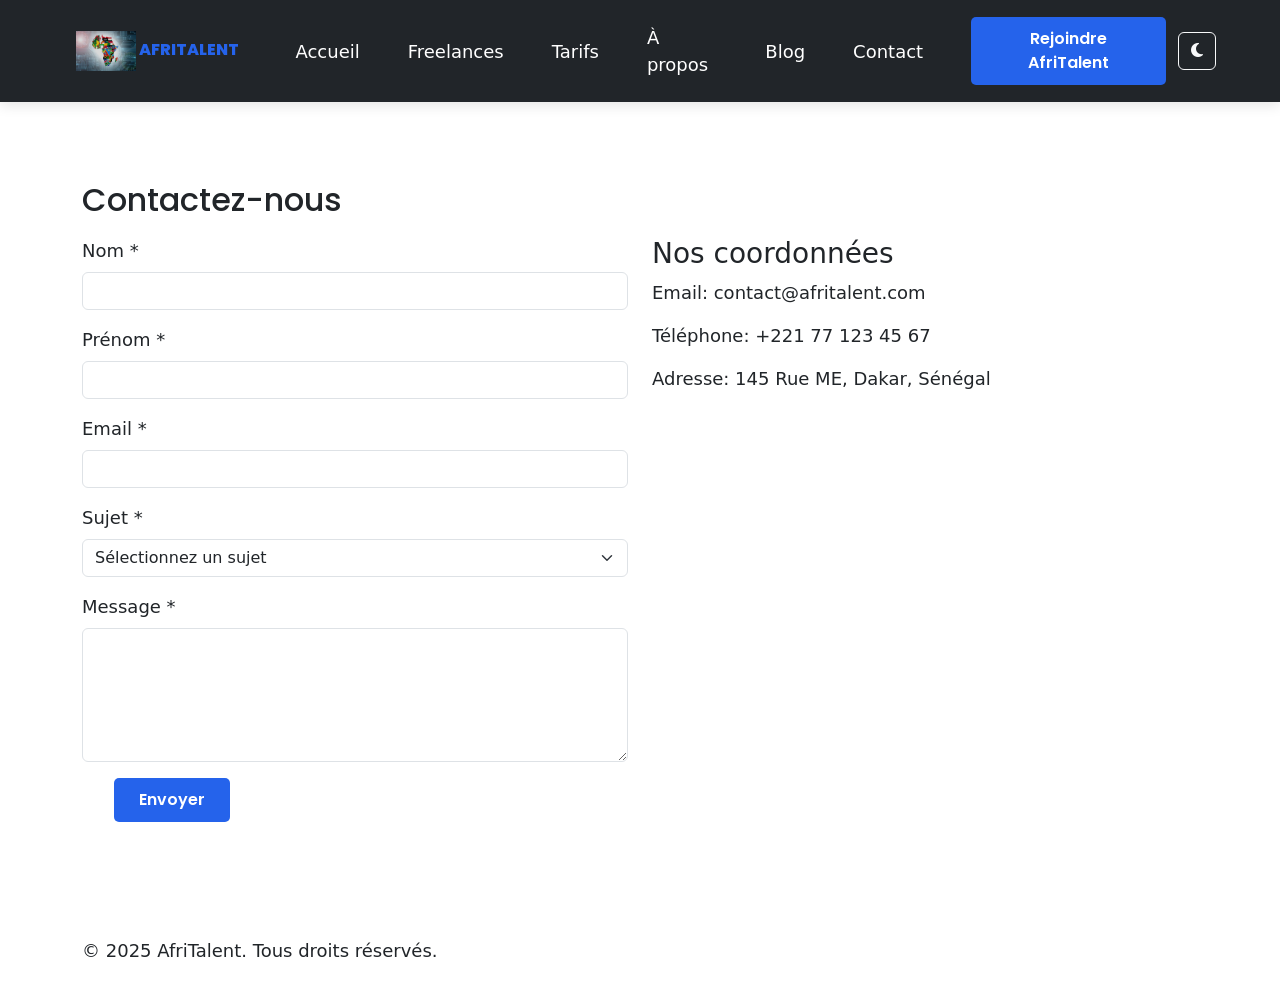
<file: contact.html>
<!DOCTYPE html>
<html lang="fr">
<head>
    <meta charset="UTF-8">
    <meta name="viewport" content="width=device-width, initial-scale=1.0">
    <title>AfriTalent — Contact</title>
       <!-- POLICES DE CARACTÈRES (Google Fonts) -->
    <link href="https://fonts.googleapis.com/css2?family=Roboto:wght@400;700&family=Poppins:wght@600;800&display=swap"
        rel="stylesheet">
    <!-- Bootstrap CSS -->
    <link href="https://cdn.jsdelivr.net/npm/bootstrap@5.3.0/dist/css/bootstrap.min.css" rel="stylesheet">
    <!-- Font Awesome -->
    <link rel="stylesheet" href="https://cdnjs.cloudflare.com/ajax/libs/font-awesome/6.4.0/css/all.min.css">
    <!-- Style CSS -->
    <link rel="stylesheet" href="css/style.css">
    
</head>
<body>
    <!-- HEADER / NAVBAR -->
    <header>
        <nav class="navbar navbar-expand-lg navbar-dark bg-dark fixed-top">
            <div class="container">
                 <!-- Logo et Nom de marque -->
                <a class="navbar-brand" href="index.html">
                    <img src="images/logo-afritalent.png" alt="AfriTalent Logo" height="40">
                    AfriTalent
                </a>
                <!-- Bouton Menu Mobile (Burger) -->
                <button class="navbar-toggler" type="button" data-bs-toggle="collapse" data-bs-target="#navMenu"
                    aria-controls="navMenu" aria-expanded="false" aria-label="Toggle navigation">
                    <span class="navbar-toggler-icon"></span>
                </button> 
                <!-- Liens de navigation et bouton d'action -->
                <div class="collapse navbar-collapse" id="navMenu">
                    <ul class="navbar-nav ms-auto align-items-lg-center">
                        <li class="nav-item"><a class="nav-link active" href="index.html">Accueil</a></li>
                        <li class="nav-item"><a class="nav-link" href="freelances.html">Freelances</a></li>
                        <li class="nav-item"><a class="nav-link" href="tarifs.html">Tarifs</a></li>
                        <li class="nav-item"><a class="nav-link" href="about.html">À propos</a></li>
                        <li class="nav-item"><a class="nav-link" href="blog.html">Blog</a></li>
                        <li class="nav-item"><a class="nav-link" href="contact.html">Contact</a></li>
                 
                    <li class="nav-item ms-2">
                            <button type="button" class="btn btn-primary" data-bs-toggle="modal"
                                data-bs-target="#inscriptionModal">
                                Rejoindre AfriTalent
                            </button>
                    </li>
                    </ul>
                </div>
            </div>

            <!-- Bouton de bascule Mode Sombre / Mode Clair -->
             <button id="theme-toggle" class="btn btn-outline-light">
                                <i class="fa-solid fa-moon"></i>
            </button>
        </nav>
    </header>

<!-- =========================================================================
         CONTENU PRINCIPAL (MAIN)
         ========================================================================= -->
    
    <main class="pt-5">

        <!-- SECTION 1 : LOGIQUE DE CONTACT (Formulaire et Coordonnées) -->
        <section id="contact" class="py-5">
            <div class="container">
                <h1 class="h2">Contactez-nous</h1>
                <div class="row">
                    <!-- Formulaire -->
                    <div class="col-md-6">
                        <form id="contactForm" novalidate>
                            <div class="mb-3">
                                <label for="nom" class="form-label">Nom *</label>
                                <input type="text" class="form-control" id="nom" required>
                                <div class="invalid-feedback">Veuillez entrer votre nom.</div>
                            </div>
                            <div class="mb-3">
                                <label for="prenom" class="form-label">Prénom *</label>
                                <input type="text" class="form-control" id="prenom" required>
                                <div class="invalid-feedback">Veuillez entrer votre prénom.</div>
                            </div>
                            <div class="mb-3">
                                <label for="email" class="form-label">Email *</label>
                                <input type="email" class="form-control" id="email" required>
                                <div class="invalid-feedback">Veuillez entrer un email valide.</div>
                            </div>
                            <div class="mb-3">
                                <label for="sujet" class="form-label">Sujet *</label>
                                <select class="form-select" id="sujet" required>
                                    <option value="">Sélectionnez un sujet</option>
                                    <option>Demande de devis</option>
                                    <option>Collaboration</option>
                                    <option>Autre</option>
                                </select>
                                <div class="invalid-feedback">Veuillez sélectionner un sujet.</div>
                            </div>
                            <div class="mb-3">
                                <label for="message" class="form-label">Message *</label>
                                <textarea class="form-control" id="message" rows="5" required></textarea>
                                <div class="invalid-feedback">Votre message doit contenir au moins 20 caractères.</div>
                            </div>
                            <button type="submit" class="btn btn-primary">Envoyer</button>
                            <div id="formSuccess" class="mt-3 text-success" style="display:none;">
                                Merci ! Votre message a été envoyé avec succès.
                            </div>
                        </form>
                    </div>

                    <!-- Informations de contact + Carte -->
                    <div class="col-md-6">
                        <h2 class="h3">Nos coordonnées</h2>
                        <p>Email: contact@afritalent.com</p>
                        <p>Téléphone: +221 77 123 45 67</p>
                        <p>Adresse: 145 Rue ME, Dakar, Sénégal</p>
                       <iframe src="https://www.google.com/maps/embed?pb=!1m16!1m12!1m3!1d61742.04892681949!2d-17.4763936707431!3d14.719485502847146!2m3!1f0!2f0!3f0!3m2!1i1024!2i768!4f13.1!2m1!1s145%20Rue%20ME%2C%20Dakar!5e0!3m2!1sfr!2ssn!4v1782138955859!5m2!1sfr!2ssn" width="600" height="450" style="border:0;" allowfullscreen="" loading="lazy" referrerpolicy="no-referrer-when-downgrade"></iframe>
                    </div>
                </div>
            </div>
        </section>
    </main>

    <!-- ===================================
         FOOTER (PIED DE PAGE)
         =================================== -->
    <footer>
        <div class="container py-4">
            <p>&copy; 2025 AfriTalent. Tous droits réservés.</p>
        </div>
    </footer>

    <!-- ==================================
         FENETRES MODALES (Popups)
         ================================== -->
     <!--Modal Inscription-->
    <div class="modal fade" id="inscriptionModal" role="dialog" tabindex="-1" aria-labelledby="inscriptionModalLabel"
        aria-hidden="true">
        <div class="modal-dialog modal-dialog-centered">
            <div class="modal-content">
                <div class="modal-header">
                    <h3 class="modal-title h5" id="inscriptionModalLabel">Inscription AfriTalent</h3>
                    <button type="button" class="btn-close" data-bs-dismiss="modal" aria-label="Fermer"></button>
                </div>
                <div class="modal-body">
                    <!--Formulaire d inscription -->
                    <form id="inscriptionForm">
                        <div class="mb-3">
                            <label for="prenom" class="form-label">Prénom</label>
                            <input type="text" class="form-control" id="prenom-modal" required>
                        </div>
                        <div class="mb-3">
                            <label for="nom" class="form-label">Nom</label>
                            <input type="text" class="form-control" id="nom-modal" required>
                        </div>
                        <div class="mb-3">
                            <label for="email" class="form-label">Email</label>
                            <input type="email" class="form-control" id="email-modal" required>
                        </div>
                        <div class="mb-3">
                            <label for="motdepasse" class="form-label">Mot de passe</label>
                            <input type="password" class="form-control" id="motdepasse" required>
                        </div>
                       <div class="w-100 m-0 p-0">
                            <button type="submit" class="btn btn-primary w-100 py-2 fw-bold m-0">S'inscrire</button>
                        </div>
                    </form>
                </div>
            </div>
        </div>
    </div>
                        
    <!-- ====================================================
         SCRIPTS ET CONFIGURATIONS FINALES
         ================================================= -->
    <!-- Framework Bootstrap JS (Gestion des interactions) -->
    <script src="https://cdn.jsdelivr.net/npm/bootstrap@5.3.0/dist/js/bootstrap.bundle.min.js"></script>
    
    <!-- Script applicatif global -->
    <script src="js/main.js"></script>

    <!-- Bouton de retour rapide vers le haut de la page -->
    <button id="backToTop">↑</button>
</body>
</html>
</file>
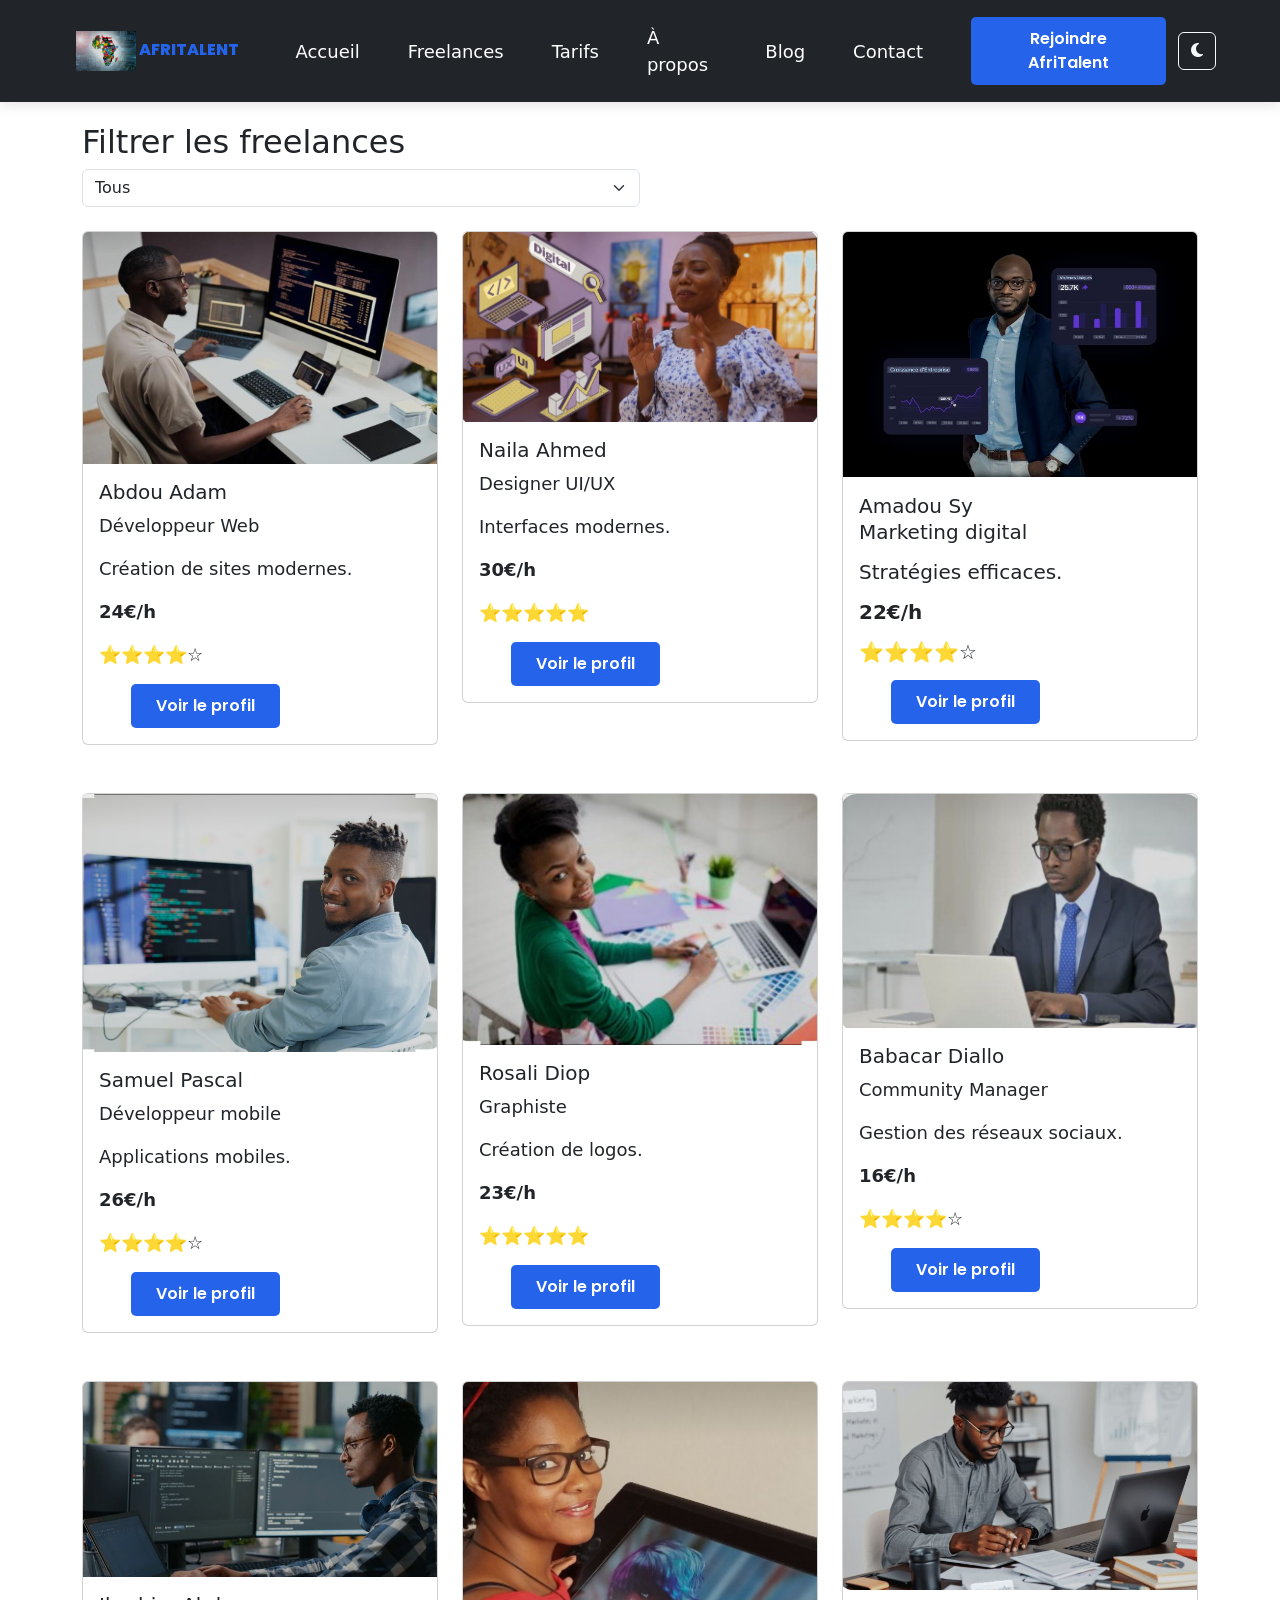
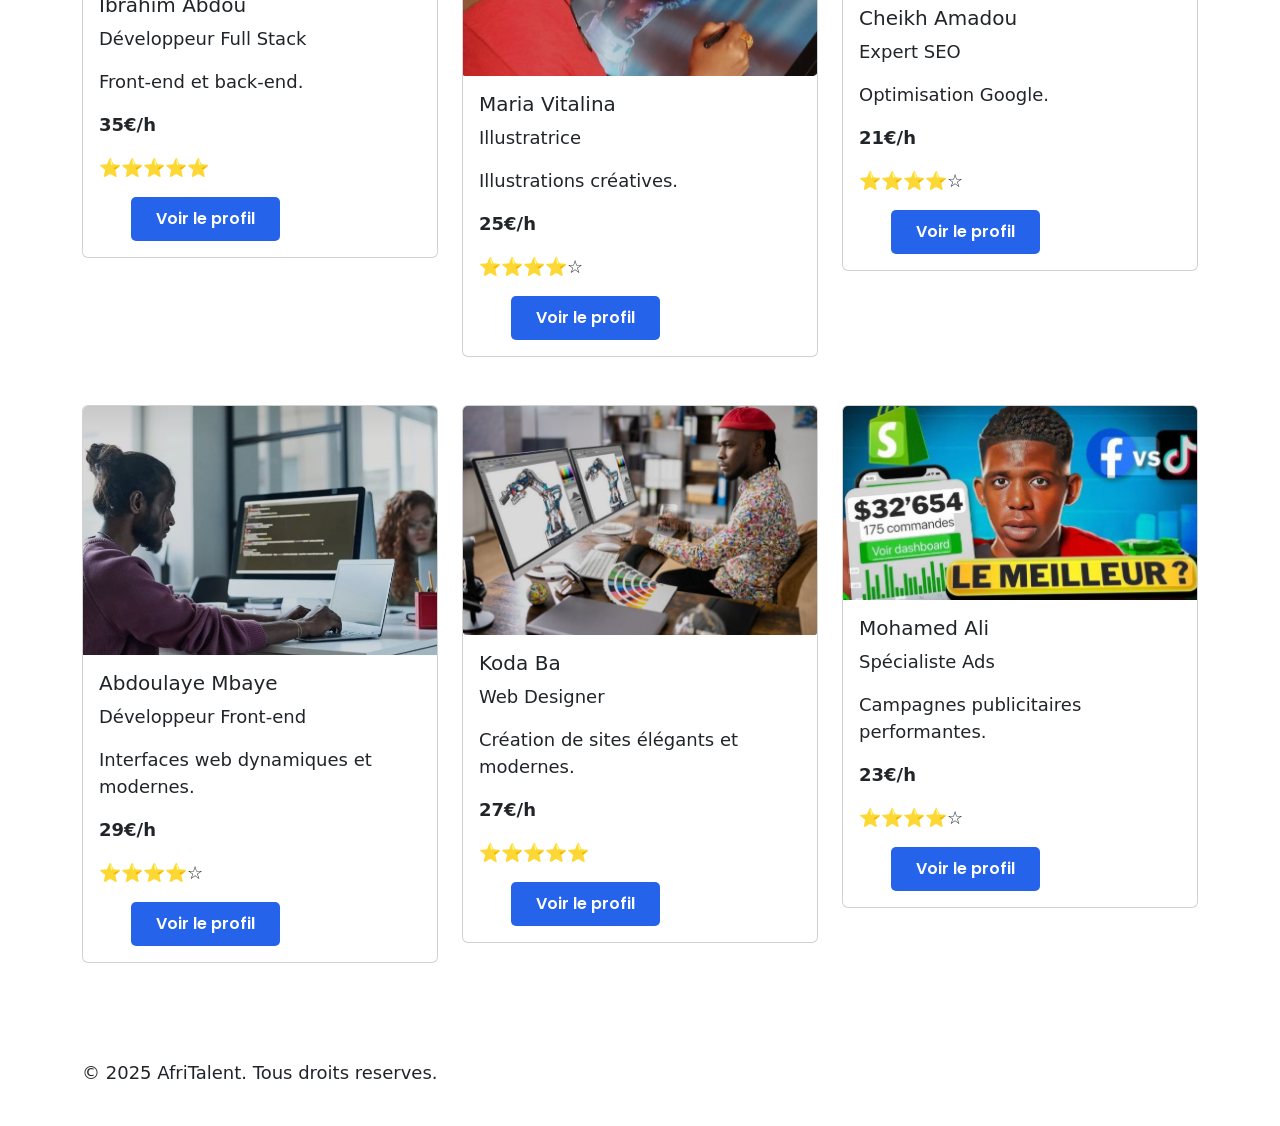
<file: freelances.html>
<!DOCTYPE html>
<html lang="fr">
<head>
    <meta charset="UTF-8">
    <meta name="viewport" content="width=device-width, initial-scale=1.0">
    <title>AfriTalent —Freelances</title>
    <!-- POLICES DE CARACTÈRES (Google Fonts) -->
    <link href="https://fonts.googleapis.com/css2?family=Roboto:wght@400;700&family=Poppins:wght@600;800&display=swap"
        rel="stylesheet">
    <!-- Bootstrap CSS -->
    <link href="https://cdn.jsdelivr.net/npm/bootstrap@5.3.0/dist/css/bootstrap.min.css" rel="stylesheet">
    <!-- Font Awesome -->
    <link rel="stylesheet" href="https://cdnjs.cloudflare.com/ajax/libs/font-awesome/6.4.0/css/all.min.css">
    <!-- Style CSS -->
    <link rel="stylesheet" href="css/style.css">
    
</head>
<body>
    <!--=============================
     HEADER / NAVBAR 
     ================================-->
    <header>
        <nav class="navbar navbar-expand-lg navbar-dark bg-dark fixed-top">
            <div class="container">
                <!-- Logo et Nom de marque -->
                <a class="navbar-brand" href="index.html">
                    <img src="images/logo-afritalent.png" alt="AfriTalent Logo" height="40">
                    AfriTalent
                </a>

                <!-- Bouton Menu Mobile (Burger) -->
                <button class="navbar-toggler" type="button" data-bs-toggle="collapse" data-bs-target="#navMenu"
                    aria-controls="navMenu" aria-expanded="false" aria-label="Toggle navigation">
                    <span class="navbar-toggler-icon"></span>
                </button>

                <!-- Liens de navigation et bouton d'action -->
                <div class="collapse navbar-collapse" id="navMenu">
                    <ul class="navbar-nav ms-auto align-items-lg-center">
                        <li class="nav-item"><a class="nav-link active" href="index.html">Accueil</a></li>
                        <li class="nav-item"><a class="nav-link" href="freelances.html">Freelances</a></li>
                        <li class="nav-item"><a class="nav-link" href="tarifs.html">Tarifs</a></li>
                        <li class="nav-item"><a class="nav-link" href="about.html">À propos</a></li>
                        <li class="nav-item"><a class="nav-link" href="blog.html">Blog</a></li>
                        <li class="nav-item"><a class="nav-link" href="contact.html">Contact</a></li>
                        <li class="nav-item ms-2">
                                <button type="button" class="btn btn-primary" data-bs-toggle="modal"
                                    data-bs-target="#inscriptionModal">
                                    Rejoindre AfriTalent
                                </button>
                        </li>
                     </ul>
                </div>
            </div>

            <!-- Bouton de bascule Mode Sombre / Mode Clair -->
             <button id="theme-toggle" class="btn btn-outline-light">
                                <i class="fa-solid fa-moon"></i>
             </button>
        </nav>
    </header>
     <!-- ============================
         CONTENU PRINCIPAL (MAIN)
         =============================== -->
    <main class="container my-5">

        <!-- SECTION 1 : ZONE DE FILTRAGE DES PROFILS -->
        <section class="mb-4">
            <h2 class="h2">Filtrer les freelances</h1>
            <select id="filtreCategorie" class="form-select w-50">
                <option value="all">Tous</option>
                <option value="dev">Développement</option>
                <option value="design">Design</option>
                <option value="marketing">Marketing</option>
            </select>
        </section>

        <!-- SECTION 2 : CATALOGUE ET GRILLE DES FREELANCES -->
        <section id="catalogue">
            <div class="row g-4">
                
                    <!-- PROFIL 1 -->
                    <div class="col-lg-4 col-md-6 mb-4 freelance-card" data-categorie="dev">
                        <div class="card">
                            <img src="images/profil1.jpg" class="card-img-top photo-freelance" alt="Abdou Adam">
                            <div class="card-body">
                                <h3 class="h5">Abdou Adam</h3>
                                <p>Développeur Web</p>
                                <p>Création de sites modernes.</p>
                                <p><strong>24€/h</strong></p>
                                <p>⭐⭐⭐⭐☆</p>
                                <button class="btn btn-primary" data-bs-toggle="modal"
                                    data-bs-target="#profil1Modal">Voir le profil</button>
                            </div>
                        </div>
                    </div>

                    <!-- PROFIL 2 -->
                    <div class="col-lg-4 col-md-6 mb-4 freelance-card" data-categorie="design">
                        <div class="card">
                            <img src="images/profil2.jpg" class="card-img-top photo-freelance" alt="Naila Ahmed">
                            <div class="card-body">
                                <h3 class="h5">Naila Ahmed</h3>
                                <p>Designer UI/UX</p>
                                <p>Interfaces modernes.</p>
                                <p><strong>30€/h</strong></p>
                                <p>⭐⭐⭐⭐⭐</p>
                                <button class="btn btn-primary" data-bs-toggle="modal"
                                    data-bs-target="#profil2Modal">Voir le profil</button>
                            </div>
                        </div>
                    </div>                    

                    <!-- PROFIL 3 -->
                    <div class="col-lg-4 col-md-6 mb-4 freelance-card" data-categorie="marketing">
                        <div class="card">
                            <img src="images/profil3.jpg" class="card-img-top photo-freelance" alt="Amadou Sy">
                            <div class="card-body">
                                <h53 class="h5">Amadou Sy</h3>
                                <p>Marketing digital</p>
                                <p>Stratégies efficaces.</p>
                                <p><strong>22€/h</strong></p>
                                <p>⭐⭐⭐⭐☆</p>
                                <button class="btn btn-primary" data-bs-toggle="modal"
                                    data-bs-target="#profil3Modal">Voir le profil</button>
                            </div>
                        </div>
                    </div>
                    
                    <!-- PROFIL 4 -->
                    <div class="col-lg-4 col-md-6 mb-4 freelance-card" data-categorie="dev">
                        <div class="card">
                            <img src="images/profil4.jpg" class="card-img-top photo-freelance" alt="Samuel Pascal">
                            <div class="card-body">
                                <h3 class="h5">Samuel Pascal</h3>
                                <p>Développeur mobile</p>
                                <p>Applications mobiles.</p>
                                <p><strong>26€/h</strong></p>
                                <p>⭐⭐⭐⭐☆</p>
                                <button class="btn btn-primary" data-bs-toggle="modal"
                                    data-bs-target="#profil4Modal">Voir le profil</button>
                            </div>
                        </div>
                    </div>
                    
                    <!-- PROFIL 5 -->
                    <div class="col-lg-4 col-md-6 mb-4 freelance-card" data-categorie="design">
                        <div class="card">
                            <img src="images/profil5.jpg" class="card-img-top photo-freelance" alt="Rosali Diop">
                            <div class="card-body">
                                <h3 class="h5">Rosali Diop</h3>
                                <p>Graphiste</p>
                                <p>Création de logos.</p>
                                <p><strong>23€/h</strong></p>
                                <p>⭐⭐⭐⭐⭐</p>
                                <button class="btn btn-primary" data-bs-toggle="modal"
                                    data-bs-target="#profil5Modal">Voir le profil</button>
                            </div>
                        </div>
                    </div>

                    <!-- PROFIL 6 -->
                    <div class="col-lg-4 col-md-6 mb-4 freelance-card" data-categorie="marketing">
                        <div class="card">
                            <img src="images/profil6.jpg" class="card-img-top photo-freelance" alt="Babacar Diallo">
                            <div class="card-body">
                                <h3 class="h5">Babacar Diallo</h3>
                                <p>Community Manager</p>
                                <p>Gestion des réseaux sociaux.</p>
                                <p><strong>16€/h</strong></p>
                                <p>⭐⭐⭐⭐☆</p>
                                <button class="btn btn-primary" data-bs-toggle="modal"
                                    data-bs-target="#profil6Modal">Voir le profil</button>
                            </div>
                        </div>
                    </div>
                   
                   <!-- PROFIL 7 -->
    <div class="col-lg-4 col-md-6 mb-4 freelance-card" data-categorie="dev">
        <div class="card">
            <img src="images/profil7.jpg" class="card-img-top photo-freelance" alt="Ibrahim Abdou">
            <div class="card-body">
                <h3 class="h5">Ibrahim Abdou</h3>
                <p>Développeur Full Stack</p>
                <p>Front-end et back-end.</p>
                <p><strong>35€/h</strong></p>
                <p>⭐⭐⭐⭐⭐</p>
                <button class="btn btn-primary" data-bs-toggle="modal"
                    data-bs-target="#profil7Modal">Voir le profil</button>
            </div>
        </div>
    </div>
                   
                    <!-- PROFIL 8 -->
                    <div class="col-lg-4 col-md-6 mb-4 freelance-card" data-categorie="design">
                        <div class="card">
                            <img src="images/profil8.jpg" class="card-img-top photo-freelance" alt="Maria Vitalina">
                            <div class="card-body">
                                <h3 class="h5">Maria Vitalina</h3>
                                <p>Illustratrice</p>
                                <p>Illustrations créatives.</p>
                                <p><strong>25€/h</strong></p>
                                <p>⭐⭐⭐⭐☆</p>
                                <button class="btn btn-primary" data-bs-toggle="modal"
                                    data-bs-target="#profil8Modal">Voir le profil</button>
                            </div>
                        </div>
                    </div>         

                    <!-- PROFIL 9 -->
                    <div class="col-lg-4 col-md-6 mb-4 freelance-card" data-categorie="marketing">
                        <div class="card">
                            <img src="images/profil9.jpg" class="card-img-top photo-freelance" alt="Cheikh Amadou">
                            <div class="card-body">
                                <h3 class="h5">Cheikh Amadou</h3>
                                <p>Expert SEO</p>
                                <p>Optimisation Google.</p>
                                <p><strong>21€/h</strong></p>
                                <p>⭐⭐⭐⭐☆</p>
                                <button class="btn btn-primary" data-bs-toggle="modal"
                                    data-bs-target="#profil9Modal">Voir le profil</button>
                            </div>
                        </div>
                    </div>
                    
                    <!-- PROFIL 10 -->
                    <div class="col-lg-4 col-md-6 mb-4 freelance-card" data-categorie="dev">
                        <div class="card">
                            <img src="images/profil10.jpg" class="card-img-top photo-freelance" alt="Abdoulaye Mbaye">
                            <div class="card-body">
                                <h3 class="h5">Abdoulaye Mbaye</h3>
                                <p>Développeur Front-end</p>
                                <p>Interfaces web dynamiques et modernes.</p>
                                <p><strong>29€/h</strong></p>
                                <p>⭐⭐⭐⭐☆</p>
                                <button class="btn btn-primary" data-bs-toggle="modal"
                                    data-bs-target="#profil10Modal">Voir le profil</button>
                            </div>
                        </div>
                    </div>
                    
                    <!-- PROFIL 11 -->
                    <div class="col-lg-4 col-md-6 mb-4 freelance-card" data-categorie="design">
                        <div class="card">
                            <img src="images/profil11.jpg" class="card-img-top photo-freelance" alt="Koda Ba">
                            <div class="card-body">
                                <h3 class="h5">Koda Ba</h3>
                                <p>Web Designer</p>
                                <p>Création de sites élégants et modernes.</p>
                                <p><strong>27€/h</strong></p>
                                <p>⭐⭐⭐⭐⭐</p>
                                <button class="btn btn-primary" data-bs-toggle="modal"
                                    data-bs-target="#profil11Modal">Voir le profil</button>
                            </div>
                        </div>
                    </div>

                    <!-- PROFIL 12 -->
                    <div class="col-lg-4 col-md-6 mb-4 freelance-card" data-categorie="marketing">
                        <div class="card">
                            <img src="images/profil12.jpg" class="card-img-top photo-freelance" alt="Mohamed Ali">
                            <div class="card-body">
                                <h3 class="h5">Mohamed Ali</h3>
                                <p>Spécialiste Ads</p>
                                <p>Campagnes publicitaires performantes.</p>
                                <p><strong>23€/h</strong></p>
                                <p>⭐⭐⭐⭐☆</p>
                                <button class="btn btn-primary" data-bs-toggle="modal"
                                    data-bs-target="#profil12Modal">Voir le profil</button>
                            </div>
                        </div>
                    </div>

        </section>

    </main>
    
     <!-- =========================================================================
         FENÊTRES MODALES DE DÉTAILS DES PROFILS (MODALS)
         ========================================================================= -->
    <!-- Modal PROFIL 1 -->
    <div class="modal fade" id="profil1Modal" tabindex="-1" aria-hidden="true">
        <div class="modal-dialog modal-dialog-centered">
            <div class="modal-content">
                <div class="modal-header">
                    <h5 class="modal-title">Abdou Adam</h5>
                    <button type="button" class="btn-close" data-bs-dismiss="modal"
                        aria-label="Fermer"></button>
                </div>
                <div class="modal-body text-center">
                    <img src="images/profil1.jpg" class="img-fluid mb-3" alt="Abdou Adam">
                    <p><strong>Développeur Web</strong></p>
                    <p>Abdou est spécialisé dans la création de sites modernes, responsives et
                        performants avec HTML, CSS, JavaScript et frameworks récents.</p>
                    <p><strong>Tarif : 24€/h</strong></p>
                    <p>⭐⭐⭐⭐☆</p>
                </div>
        <div class="modal-footer d-flex justify-content-between align-items-center">
            
            <a href="https://wa.me/221774953466" target="_blank" class="btn btn-success d-flex align-items-center gap-2">
                <i class="fab fa-whatsapp"></i> WhatsApp
            </a>
            
            <button type="button" class="btn btn-secondary" data-bs-dismiss="modal">Fermer</button>
        </div>
            </div>
        </div>
    </div>

    <!-- Modal PROFIL 2 -->
    <div class="modal fade" id="profil2Modal" tabindex="-1" aria-hidden="true">
        <div class="modal-dialog modal-dialog-centered">
            <div class="modal-content">
                <div class="modal-header">
                    <h5 class="modal-title">Naila Ahmed</h5>
                    <button type="button" class="btn-close" data-bs-dismiss="modal"
                        aria-label="Fermer"></button>
                </div>
                <div class="modal-body text-center">
                    <img src="images/profil2.jpg" class="img-fluid mb-3" alt="Naila Ahmed">
                    <p><strong>Designer UI/UX</strong></p>
                    <p>Naila conçoit des interfaces modernes, ergonomiques et esthétiques pour des
                        applications web et mobiles.</p>
                    <p><strong>Tarif : 30€/h</strong></p>
                    <p>⭐⭐⭐⭐⭐</p>
                </div>
                 <div class="modal-footer d-flex justify-content-between align-items-center">
            
            <a href="https://wa.me/221773203395" target="_blank" class="btn btn-success d-flex align-items-center gap-2">
                <i class="fab fa-whatsapp"></i> WhatsApp
            </a>
            
            <button type="button" class="btn btn-secondary" data-bs-dismiss="modal">Fermer</button>
        </div>
            </div>
        </div>
    </div>

    <!-- Modal PROFIL 3 -->
    <div class="modal fade" id="profil3Modal" tabindex="-1" aria-hidden="true">
        <div class="modal-dialog modal-dialog-centered">
            <div class="modal-content">
                <div class="modal-header">
                    <h5 class="modal-title">Amadou Sy</h5>
                    <button type="button" class="btn-close" data-bs-dismiss="modal"
                        aria-label="Fermer"></button>
                </div>
                <div class="modal-body text-center">
                    <img src="images/profil3.jpg" class="img-fluid mb-3" alt="Amadou Sy">
                    <p><strong>Marketing digital</strong></p>
                    <p>Amadou crée des stratégies marketing performantes pour booster la visibilité et
                        les ventes en ligne.</p>
                    <p><strong>Tarif : 22€/h</strong></p>
                    <p>⭐⭐⭐⭐☆</p>
                </div>
                 <div class="modal-footer d-flex justify-content-between align-items-center">
            
            <a href="https://wa.me/221774456457" target="_blank" class="btn btn-success d-flex align-items-center gap-2">
                <i class="fab fa-whatsapp"></i> WhatsApp
            </a>
            
            <button type="button" class="btn btn-secondary" data-bs-dismiss="modal">Fermer</button>
        </div>
            </div>
        </div>
    </div>

    <!-- Modal PROFIL 4 -->
    <div class="modal fade" id="profil4Modal" tabindex="-1" aria-hidden="true">
        <div class="modal-dialog modal-dialog-centered">
            <div class="modal-content">
                <div class="modal-header">
                    <h5 class="modal-title">Samuel Pascal</h5>
                    <button type="button" class="btn-close" data-bs-dismiss="modal"
                        aria-label="Fermer"></button>
                </div>
                <div class="modal-body text-center">
                    <img src="images/profil4.jpg" class="img-fluid mb-3" alt="Samuel Pascal">
                    <p><strong>Développeur mobile</strong></p>
                    <p>Samuel crée des applications mobiles intuitives, rapides et adaptées aux besoins
                        des utilisateurs.</p>
                    <p><strong>Tarif : 26€/h</strong></p>
                    <p>⭐⭐⭐⭐☆</p>
                </div>
                 <div class="modal-footer d-flex justify-content-between align-items-center">
            
            <a href="https://wa.me/221773324896" target="_blank" class="btn btn-success d-flex align-items-center gap-2">
                <i class="fab fa-whatsapp"></i> WhatsApp
            </a>
            
            <button type="button" class="btn btn-secondary" data-bs-dismiss="modal">Fermer</button>
        </div>
            </div>
        </div>
    </div>

<!-- Modal PROFIL 5 -->
    <div class="modal fade" id="profil5Modal" tabindex="-1" aria-hidden="true">
        <div class="modal-dialog modal-dialog-centered">
            <div class="modal-content">
                <div class="modal-header">
                    <h5 class="modal-title">Rosali Diop</h5>
                    <button type="button" class="btn-close" data-bs-dismiss="modal"
                        aria-label="Fermer"></button>
                </div>
                <div class="modal-body text-center">
                    <img src="images/profil5.jpg" class="img-fluid mb-3" alt="Rosali Diop">
                    <p><strong>Graphiste</strong></p>
                    <p>Rosali crée des logos uniques et modernes pour renforcer l’identité visuelle des
                        entreprises.</p>
                    <p><strong>Tarif : 23€/h</strong></p>
                    <p>⭐⭐⭐⭐⭐</p>
                </div>
                 <div class="modal-footer d-flex justify-content-between align-items-center">
            
            <a href="https://wa.me/221773453156" target="_blank" class="btn btn-success d-flex align-items-center gap-2">
                <i class="fab fa-whatsapp"></i> WhatsApp
            </a>
            
            <button type="button" class="btn btn-secondary" data-bs-dismiss="modal">Fermer</button>
        </div>
            </div>
        </div>
    </div>

 <!-- Modal PROFIL 6 -->
    <div class="modal fade" id="profil6Modal" tabindex="-1" aria-hidden="true">
        <div class="modal-dialog modal-dialog-centered">
            <div class="modal-content">
                <div class="modal-header">
                    <h5 class="modal-title">Babacar Diallo</h5>
                    <button type="button" class="btn-close" data-bs-dismiss="modal"
                        aria-label="Fermer"></button>
                </div>
                <div class="modal-body text-center">
                    <img src="images/profil6.jpg" class="img-fluid mb-3" alt="Babacar Diallo">
                    <p><strong>Community Manager</strong></p>
                    <p>Babacar gère les réseaux sociaux et développe l’engagement des communautés pour
                        les marques.</p>
                    <p><strong>Tarif : 16€/h</strong></p>
                    <p>⭐⭐⭐⭐☆</p>
                </div>
                 <div class="modal-footer d-flex justify-content-between align-items-center">
            
            <a href="https://wa.me/221778905632" target="_blank" class="btn btn-success d-flex align-items-center gap-2">
                <i class="fab fa-whatsapp"></i> WhatsApp
            </a>
            
            <button type="button" class="btn btn-secondary" data-bs-dismiss="modal">Fermer</button>
        </div>
            </div>
        </div>
    </div>

  <!-- Modal PROFIL 7 -->
    <div class="modal fade" id="profil7Modal" tabindex="-1" aria-hidden="true">
        <div class="modal-dialog modal-dialog-centered">
            <div class="modal-content">
                <div class="modal-header">
                    <h5 class="modal-title">Ibrahim Abdou</h5>
                    <button type="button" class="btn-close" data-bs-dismiss="modal"
                        aria-label="Fermer"></button>
                </div>
                <div class="modal-body text-center">
                    <img src="images/profil7.jpg" class="img-fluid mb-3" alt="Ibrahim Abdou">
                    <p><strong>Développeur Full Stack</strong></p>
                    <p>Ibrahim développe des applications complètes avec front-end et back-end pour des
                        projets web complexes.</p>
                    <p><strong>Tarif : 35€/h</strong></p>
                    <p>⭐⭐⭐⭐⭐</p>
                </div>
                 <div class="modal-footer d-flex justify-content-between align-items-center">
            
            <a href="https://wa.me/221775438977" target="_blank" class="btn btn-success d-flex align-items-center gap-2">
                <i class="fab fa-whatsapp"></i> WhatsApp
            </a>
            
            <button type="button" class="btn btn-secondary" data-bs-dismiss="modal">Fermer</button>
        </div>
            </div>
        </div>
    </div>

 <!-- Modal PROFIL 8 -->
    <div class="modal fade" id="profil8Modal" tabindex="-1" aria-hidden="true">
        <div class="modal-dialog modal-dialog-centered">
            <div class="modal-content">
                <div class="modal-header">
                    <h5 class="modal-title">Maria Vitalina</h5>
                    <button type="button" class="btn-close" data-bs-dismiss="modal"
                        aria-label="Fermer"></button>
                </div>
                <div class="modal-body text-center">
                    <img src="images/profil8.jpg" class="img-fluid mb-3" alt="Maria Vitalina">
                    <p><strong>Illustratrice</strong></p>
                    <p>Maria réalise des illustrations originales et créatives pour tous types de
                        supports.</p>
                    <p><strong>Tarif : 25€/h</strong></p>
                    <p>⭐⭐⭐⭐☆</p>
                </div>
                 <div class="modal-footer d-flex justify-content-between align-items-center">
            
            <a href="https://wa.me/221773053443" target="_blank" class="btn btn-success d-flex align-items-center gap-2">
                <i class="fab fa-whatsapp"></i> WhatsApp
            </a>
            
            <button type="button" class="btn btn-secondary" data-bs-dismiss="modal">Fermer</button>
        </div>
            </div>
        </div>
    </div>

<!-- Modal PROFIL 9 -->
    <div class="modal fade" id="profil9Modal" tabindex="-1" aria-hidden="true">
        <div class="modal-dialog modal-dialog-centered">
            <div class="modal-content">
                <div class="modal-header">
                    <h5 class="modal-title">Cheikh Amadou</h5>
                    <button type="button" class="btn-close" data-bs-dismiss="modal"
                        aria-label="Fermer"></button>
                </div>
                <div class="modal-body text-center">
                    <img src="images/profil9.jpg" class="img-fluid mb-3" alt="Cheikh Amadou">
                    <p><strong>Expert SEO</strong></p>
                    <p>Cheikh optimise les sites web pour le référencement et améliore la visibilité sur
                        Google.</p>
                    <p><strong>Tarif : 21€/h</strong></p>
                    <p>⭐⭐⭐⭐☆</p>
                </div>
                 <div class="modal-footer d-flex justify-content-between align-items-center">
            
            <a href="https://wa.me/221773495346" target="_blank" class="btn btn-success d-flex align-items-center gap-2">
                <i class="fab fa-whatsapp"></i> WhatsApp
            </a>
            
            <button type="button" class="btn btn-secondary" data-bs-dismiss="modal">Fermer</button>
        </div>
            </div>
        </div>
    </div> 

<!-- Modal PROFIL 10 -->
    <div class="modal fade" id="profil10Modal" tabindex="-1" aria-hidden="true">
        <div class="modal-dialog modal-dialog-centered">
            <div class="modal-content">
                <div class="modal-header">
                    <h5 class="modal-title">Abdoulaye Mbaye</h5>
                    <button type="button" class="btn-close" data-bs-dismiss="modal"
                        aria-label="Fermer"></button>
                </div>
                <div class="modal-body text-center">
                    <img src="images/profil10.jpg" class="img-fluid mb-3" alt="Abdoulaye Mbaye">
                    <p><strong>Développeur Front-end</strong></p>
                    <p>Abdoulaye crée des interfaces web modernes et dynamiques, optimisées pour
                        l’expérience utilisateur.</p>
                    <p><strong>Tarif : 29€/h</strong></p>
                    <p>⭐⭐⭐⭐☆</p>
                </div>
                 <div class="modal-footer d-flex justify-content-between align-items-center">
            
            <a href="https://wa.me/221776953556" target="_blank" class="btn btn-success d-flex align-items-center gap-2">
                <i class="fab fa-whatsapp"></i> WhatsApp
            </a>
            
            <button type="button" class="btn btn-secondary" data-bs-dismiss="modal">Fermer</button>
        </div>
            </div>
        </div>
    </div>

<!-- Modal PROFIL 11 -->
    <div class="modal fade" id="profil11Modal" tabindex="-1" aria-hidden="true">
        <div class="modal-dialog modal-dialog-centered">
            <div class="modal-content">
                <div class="modal-header">
                    <h5 class="modal-title">Koda Ba</h5>
                    <button type="button" class="btn-close" data-bs-dismiss="modal"
                        aria-label="Fermer"></button>
                </div>
                <div class="modal-body text-center">
                    <img src="images/profil11.jpg" class="img-fluid mb-3" alt="Koda Ba">
                    <p><strong>Web Designer</strong></p>
                    <p>Koda crée des sites web élégants et modernes, optimisés pour le design et
                        l’expérience utilisateur.</p>
                    <p><strong>Tarif : 27€/h</strong></p>
                    <p>⭐⭐⭐⭐⭐</p>
                </div>
                 <div class="modal-footer d-flex justify-content-between align-items-center">
            
            <a href="https://wa.me/2217759534670" target="_blank" class="btn btn-success d-flex align-items-center gap-2">
                <i class="fab fa-whatsapp"></i> WhatsApp
            </a>
            
            <button type="button" class="btn btn-secondary" data-bs-dismiss="modal">Fermer</button>
        </div>
            </div>
        </div>
    </div>

<!-- Modal PROFIL 12 -->
    <div class="modal fade" id="profil12Modal" tabindex="-1" aria-hidden="true">
        <div class="modal-dialog modal-dialog-centered">
            <div class="modal-content">
                <div class="modal-header">
                    <h5 class="modal-title">Mohamed Ali</h5>
                    <button type="button" class="btn-close" data-bs-dismiss="modal"
                        aria-label="Fermer"></button>
                </div>
                <div class="modal-body text-center">
                    <img src="images/profil12.jpg" class="img-fluid mb-3" alt="Mohamed Ali">
                    <p><strong>Spécialiste Ads</strong></p>
                    <p>Mohamed gère des campagnes publicitaires performantes sur Google et les réseaux
                        sociaux pour maximiser les résultats.</p>
                    <p><strong>Tarif : 23€/h</strong></p>
                    <p>⭐⭐⭐⭐☆</p>
                </div>
                    <div class="modal-footer d-flex justify-content-between align-items-center">
                
                <a href="https://wa.me/221774553467" target="_blank" class="btn btn-success d-flex align-items-center gap-2">
                    <i class="fab fa-whatsapp"></i> WhatsApp
                </a>
                
                <button type="button" class="btn btn-secondary" data-bs-dismiss="modal">Fermer</button>
                    </div>   
            </div>
        </div>
    </div>
    <!-- ===================================
         FOOTER (PIED DE PAGE)
         =================================== -->
    <footer>
        <div class="container py-4">
            <p>&copy; 2025 AfriTalent. Tous droits reserves.</p>
        </div>
    </footer>

    <!-- ==================================
         FENETRES MODALES (Popups)
         ================================== -->
     <!--Modal Inscription-->
    <div class="modal fade" id="inscriptionModal" tabindex="-1"  role="dialog" aria-labelledby="inscriptionModalLabel"
        aria-hidden="true">
        <div class="modal-dialog modal-dialog-centered">
            <div class="modal-content">
                <div class="modal-header">
                    <h5 class="modal-title" id="inscriptionModalLabel">Inscription AfriTalent</h5>
                    <button type="button" class="btn-close" data-bs-dismiss="modal" aria-label="Fermer"></button>
                </div>
                <div class="modal-body">
                    <!--Formulaire d inscription -->
                    <form id="inscriptionForm">
                        <div class="mb-3">
                            <label for="prenom" class="form-label">Prénom</label>
                            <input type="text" class="form-control" id="prenom" required>
                        </div>
                        <div class="mb-3">
                            <label for="nom" class="form-label">Nom</label>
                            <input type="text" class="form-control" id="nom" required>
                        </div>
                        <div class="mb-3">
                            <label for="email" class="form-label">Email</label>
                            <input type="email" class="form-control" id="email" required>
                        </div>
                        <div class="mb-3">
                            <label for="motdepasse" class="form-label">Mot de passe</label>
                            <input type="password" class="form-control" id="motdepasse" required>
                        </div>
                        <div class="w-100 m-0 p-0">
                            <button type="submit" class="btn btn-primary w-100 py-2 fw-bold m-0">S'inscrire</button>
                        </div>
                    </form>
                </div>
            </div>
        </div>
    </div>
<!-- ====================================================
         SCRIPTS ET CONFIGURATIONS FINALES
         ================================================= -->
     <!-- Framework Bootstrap JS (Gestion des interactions) -->
    <script src="https://cdn.jsdelivr.net/npm/bootstrap@5.3.0/dist/js/bootstrap.bundle.min.js"></script>
    
    <!-- Script applicatif global -->
    <script src="js/main.js"></script>

    <!-- Bouton de retour en haut de la page -->
    <button id="backToTop">↑</button>
</body>
</html>
</file>
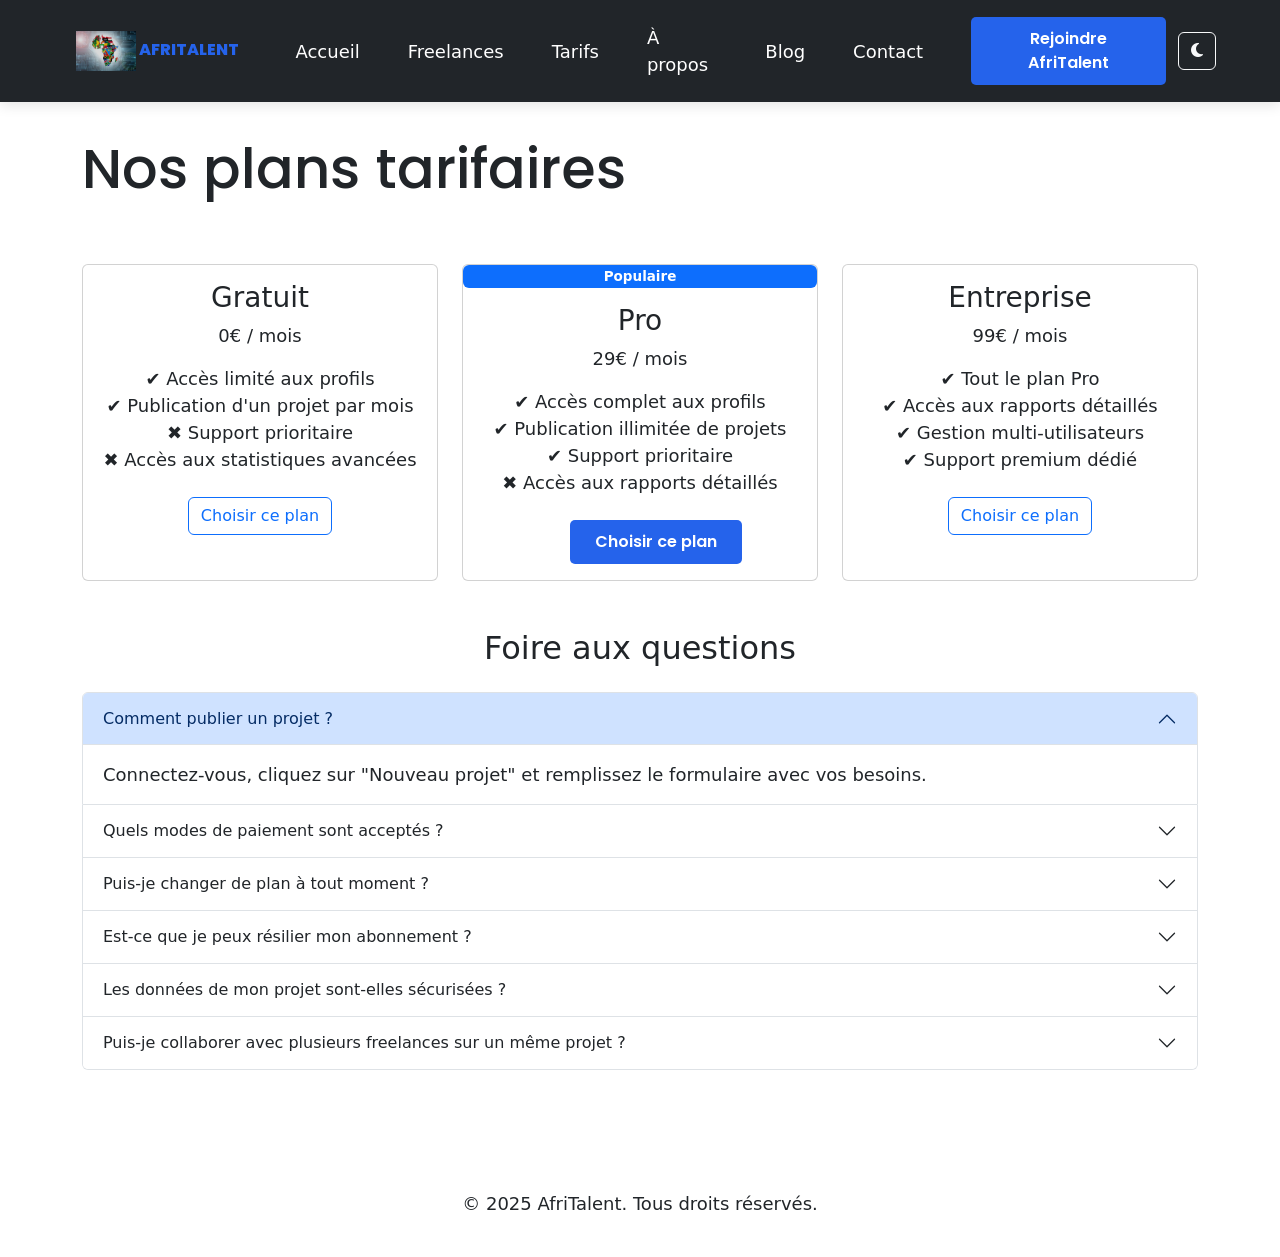
<file: tarifs.html>
<!DOCTYPE html>
<html lang="fr">
<head>
    <meta charset="UTF-8">
    <meta name="viewport" content="width=device-width, initial-scale=1.0">
    <title>AfriTalent — Tarifs</title>
        <!-- POLICES DE CARACTÈRES (Google Fonts) -->
    <link href="https://fonts.googleapis.com/css2?family=Roboto:wght@400;700&family=Poppins:wght@600;800&display=swap"
        rel="stylesheet">
    <!-- Bootstrap CSS -->
    <link href="https://cdn.jsdelivr.net/npm/bootstrap@5.3.0/dist/css/bootstrap.min.css" rel="stylesheet">
    <!-- Font Awesome -->
    <link rel="stylesheet" href="https://cdnjs.cloudflare.com/ajax/libs/font-awesome/6.4.0/css/all.min.css">
    <!-- Style CSS -->
    <link rel="stylesheet" href="css/style.css">
    
</head>
<body>
    <!-- HEADER / NAVBAR -->
    <header>
        <nav class="navbar navbar-expand-lg navbar-dark bg-dark fixed-top">
            <div class="container">
                <!-- Logo et Nom de marque -->
                <a class="navbar-brand" href="index.html">
                    <img src="images/logo-afritalent.png" alt="AfriTalent Logo" height="40">
                    AfriTalent
                </a>
                <!-- Bouton Menu Mobile (Burger) -->
                <button class="navbar-toggler" type="button" data-bs-toggle="collapse" data-bs-target="#navMenu"
                    aria-controls="navMenu" aria-expanded="false" aria-label="Toggle navigation">
                    <span class="navbar-toggler-icon"></span>
                </button>

                <!-- Liens de navigation et bouton d'action -->
                <div class="collapse navbar-collapse" id="navMenu">
                    <ul class="navbar-nav ms-auto align-items-lg-center">
                        <li class="nav-item"><a class="nav-link active" href="index.html">Accueil</a></li>
                        <li class="nav-item"><a class="nav-link" href="freelances.html">Freelances</a></li>
                        <li class="nav-item"><a class="nav-link" href="tarifs.html">Tarifs</a></li>
                        <li class="nav-item"><a class="nav-link" href="about.html">À propos</a></li>
                        <li class="nav-item"><a class="nav-link" href="blog.html">Blog</a></li>
                        <li class="nav-item"><a class="nav-link" href="contact.html">Contact</a></li>
                        <li class="nav-item ms-2">
                                <button type="button" class="btn btn-primary" data-bs-toggle="modal"
                                    data-bs-target="#inscriptionModal">
                                    Rejoindre AfriTalent
                                </button>
                        </li>
                    </ul>
                </div>
            </div>
            <!-- Bouton de bascule Mode Sombre / Mode Clair -->
             <button id="theme-toggle" class="btn btn-outline-light">
                                <i class="fa-solid fa-moon"></i>
             </button>
        </nav>
    </header>

    <!-- =========================================================================
         CONTENU PRINCIPAL (MAIN)
         ========================================================================= -->
    <main class="py-5">
         
        <!-- SECTION 1 : LES PLANS TARIFAIRES  -->
        <section id="tarifs">
            <div class="container">
                <h1 class="h2text-center mb-5">Nos plans tarifaires</h1>
                <div class="row g-4 justify-content-center">
                    <!-- Plan Gratuit -->
                    <div class="col-md-4">
                        <div class="card text-center h-100">
                            <div class="card-body">
                                <h2 class="h3 card-title">Gratuit</h2>
                                <p class="card-price">0€ / mois</p>
                                <ul class="list-unstyled mt-3 mb-4">
                                    <li>✔ Accès limité aux profils</li>
                                    <li>✔ Publication d'un projet par mois</li>
                                    <li>✖ Support prioritaire</li>
                                    <li>✖ Accès aux statistiques avancées</li>
                                </ul>
                                <a href="#" class="btn btn-outline-primary">Choisir ce plan</a>
                            </div>
                        </div>
                    </div>

                    <!-- Plan Pro (Populaire) -->
                    <div class="col-md-4">
                        <div class="card text-center h-100 card-pro">
                            <span class="badge bg-primary badge-populaire">Populaire</span>
                            <div class="card-body">
                                <h2 class="h3 card-title">Pro</h2>
                                <p class="card-price">29€ / mois</p>
                                <ul class="list-unstyled mt-3 mb-4">
                                    <li>✔ Accès complet aux profils</li>
                                    <li>✔ Publication illimitée de projets</li>
                                    <li>✔ Support prioritaire</li>
                                    <li>✖ Accès aux rapports détaillés</li>
                                </ul>
                                <a href="#" class="btn btn-primary">Choisir ce plan</a>
                            </div>
                        </div>
                    </div>

                    <!-- Plan Entreprise -->
                    <div class="col-md-4">
                        <div class="card text-center h-100">
                            <div class="card-body">
                                <h3 class="card-title">Entreprise</h3>
                                <p class="card-price">99€ / mois</p>
                                <ul class="list-unstyled mt-3 mb-4">
                                    <li>✔ Tout le plan Pro</li>
                                    <li>✔ Accès aux rapports détaillés</li>
                                    <li>✔ Gestion multi-utilisateurs</li>
                                    <li>✔ Support premium dédié</li>
                                </ul>
                                <a href="#" class="btn btn-outline-primary">Choisir ce plan</a>
                            </div>
                        </div>
                    </div>
                </div>
            </div>
        </section>

        <!-- SECTION 2 : FOIRE AUX QUESTIONS (FAQ) -->
        <section id="faq" class="py-5">
            <div class="container">
                <h2 class="text-center mb-4">Foire aux questions</h2>
                <div class="accordion" id="faqAccordion">
                    <!-- Question 1 -->
                    <div class="accordion-item">
                        <h2 class="accordion-header" id="faqHeading1">
                            <button class="accordion-button" type="button" data-bs-toggle="collapse"
                                data-bs-target="#faqCollapse1" aria-expanded="true" aria-controls="faqCollapse1">
                                Comment publier un projet ?
                            </button>
                        </h2>
                        <div id="faqCollapse1" class="accordion-collapse collapse show" role="region" aria-labelledby="faqHeading1"
                            data-bs-parent="#faqAccordion">
                            <div class="accordion-body">
                                Connectez-vous, cliquez sur "Nouveau projet" et remplissez le formulaire avec vos
                                besoins.
                            </div>
                        </div>
                    </div>

                    <!-- Question 2 -->
                    <div class="accordion-item">
                        <h2 class="accordion-header" id="faqHeading2">
                            <button class="accordion-button collapsed" type="button" data-bs-toggle="collapse"
                                data-bs-target="#faqCollapse2" aria-expanded="false" aria-controls="faqCollapse2">
                                Quels modes de paiement sont acceptés ?
                            </button>
                        </h2>
                        <div id="faqCollapse2" class="accordion-collapse collapse" role="region" aria-labelledby="faqHeading2"
                            data-bs-parent="#faqAccordion">
                            <div class="accordion-body">
                                Nous acceptons Visa, MasterCard, Orange Money et PayPal.
                            </div>
                        </div>
                    </div>

                    <!-- Question 3 -->
                    <div class="accordion-item">
                        <h2 class="accordion-header" id="faqHeading3">
                            <button class="accordion-button collapsed" type="button" data-bs-toggle="collapse"
                                data-bs-target="#faqCollapse3" aria-expanded="false" aria-controls="faqCollapse3">
                                Puis-je changer de plan à tout moment ?
                            </button>
                        </h2>
                        <div id="faqCollapse3" class="accordion-collapse collapse" role="region" aria-labelledby="faqHeading3"
                            data-bs-parent="#faqAccordion">
                            <div class="accordion-body">
                                Oui, vous pouvez upgrader ou downgrader votre plan depuis votre tableau de bord.
                            </div>
                        </div>
                    </div>

                    <!-- Question 4 -->
                    <div class="accordion-item">
                        <h2 class="accordion-header" id="faqHeading4">
                            <button class="accordion-button collapsed" type="button" data-bs-toggle="collapse"
                                data-bs-target="#faqCollapse4" aria-expanded="false" aria-controls="faqCollapse4">
                                Est-ce que je peux résilier mon abonnement ?
                            </button>
                        </h2>
                        <div id="faqCollapse4" class="accordion-collapse collapse" role="region" aria-labelledby="faqHeading4"
                            data-bs-parent="#faqAccordion">
                            <div class="accordion-body">
                                Oui, la résiliation est possible à tout moment depuis votre compte.
                            </div>
                        </div>
                    </div>

                    <!-- Question 5 -->
                    <div class="accordion-item">
                        <h2 class="accordion-header" id="faqHeading5">
                            <button class="accordion-button collapsed" type="button" data-bs-toggle="collapse"
                                data-bs-target="#faqCollapse5" aria-expanded="false" aria-controls="faqCollapse5">
                                Les données de mon projet sont-elles sécurisées ?
                            </button>
                        </h2>
                        <div id="faqCollapse5" class="accordion-collapse collapse" role="region" aria-labelledby="faqHeading5"
                            data-bs-parent="#faqAccordion">
                            <div class="accordion-body">
                                Absolument, toutes vos informations sont cryptées et protégées conformément aux
                                standards internationaux.
                            </div>
                        </div>
                    </div>

                    <!-- Question 6 -->
                    <div class="accordion-item">
                        <h2 class="accordion-header" id="faqHeading6">
                            <button class="accordion-button collapsed" type="button" data-bs-toggle="collapse"
                                data-bs-target="#faqCollapse6" aria-expanded="false" aria-controls="faqCollapse6">
                                Puis-je collaborer avec plusieurs freelances sur un même projet ?
                            </button>
                        </h2>
                        <div id="faqCollapse6" class="accordion-collapse collapse" role="region" aria-labelledby="faqHeading6"
                            data-bs-parent="#faqAccordion">
                            <div class="accordion-body">
                                Oui, vous pouvez inviter plusieurs freelances à travailler sur le même projet et gérer
                                leurs contributions directement depuis votre tableau de bord.
                            </div>
                        </div>
                    </div>
                </div>
            </div>
        </section>
    </main>

    <!-- ===================================
         FOOTER (PIED DE PAGE SIMPLE)
         =================================== -->
    <footer>
        <div class="container py-4 text-center">
            <p>&copy; 2025 AfriTalent. Tous droits réservés.</p>
        </div>
    </footer>
    <!-- ==================================
         FENETRES MODALES (Popups)
         ================================== -->
     <!--Modal Inscription-->
    <div class="modal fade" id="inscriptionModal" role="dialog" tabindex="-1" aria-labelledby="inscriptionModalLabel"
        aria-hidden="true">
        <div class="modal-dialog">
            <div class="modal-content">
                <div class="modal-header">
                    <h3 class="h5 modal-title" id="inscriptionModalLabel">Inscription AfriTalent</h3>
                    <button type="button" class="btn-close" data-bs-dismiss="modal" aria-label="Fermer"></button>
                </div>
                <div class="modal-body">
                    <!--Formulaire d inscription -->
                    <form id="inscriptionForm">
                        <div class="mb-3">
                            <label for="prenom" class="form-label">Prénom</label>
                            <input type="text" class="form-control" id="prenom" required>
                        </div>
                        <div class="mb-3">
                            <label for="nom" class="form-label">Nom</label>
                            <input type="text" class="form-control" id="nom" required>
                        </div>
                        <div class="mb-3">
                            <label for="email" class="form-label">Email</label>
                            <input type="email" class="form-control" id="email" required>
                        </div>
                        <div class="mb-3">
                            <label for="motdepasse" class="form-label">Mot de passe</label>
                            <input type="password" class="form-control" id="motdepasse" required>
                        </div>
                        <div class="w-100 m-0 p-0">
                            <button type="submit" class="btn btn-primary w-100 py-2 fw-bold m-0">S'inscrire</button>
                        </div>
                    </form>
                </div>
            </div>
        </div>
    </div>

    <!-- =================================
         SCRIPTS ET CONFIGURATIONS FINALES
         ==================================-->
    <!-- Framework Bootstrap JS -->
    <script src="https://cdn.jsdelivr.net/npm/bootstrap@5.3.0/dist/js/bootstrap.bundle.min.js"></script>
    
    <!-- Script JavaScript applicatif global -->
    <script src="js/main.js"></script>

    <!-- Bouton de retour rapide vers le haut de la page -->
    <button id="backToTop">↑</button>
</body>
</html>
</file>
<file: css/style.css>
/* ======================
   1. IMPORT GOOGLE FONTS 
   ====================== */
@import url('https://fonts.googleapis.com/css2?family=Poppins:wght@400;600;800&family=Roboto:wght@300;400;500;700&display=swap');

/* =======================
   2. VARIABLES CSS 
   ======================= */
:root {
    /*Couleur principale */
    --primary-color: #2563eb;
    /*Couleur Secondaire */
    --secondary-color: #f59e0b;
     /* Couleur sombre du site */
    --dark-color: #1e293b;
    /* Couleur claire du site */
    --light-color: #f8fafc;

    /* Police utilisée pour les titres */
    --font-heading: 'Poppins', sans-serif;

    /* Police utilisée pour le texte */
    --font-body: 'Roboto', sans-serif;

    /* Espacement principal */
    --main-spacing: 1.5rem;

      /* Ombre de la barre de navigation */
    --nav-shadow: 0 4px 12px rgba(0, 0, 0, 0.1);
}

/* ============
   3. RESET CSS 
   ============ */
   /* Réinitialisation globale du modèle de boîte */

* {
    box-sizing: border-box;
}s

/* Style général du corps de la page */
body {
    font-family: var(--font-body);
    background-color: var(--light-color);
    color: var(--dark-color);
    line-height: 1.5;
}

/* ==========================
   4. TITRE PRINCIPAL (H1)
   ========================== */
   
   /* Style du titre principal */
h1 {
    line-height: 1.3;
    font-size: clamp(1.8rem, 5vw, 3.5rem);
    overflow: visible;
    padding: 10px 0;
    font-family: var(--font-heading);
}

/* =============================
   5. NAVBAR STYLISÉE ET ALIGNÉE 
   ============================= */

   /* Style principal de la barre de navigation */
.navbar {
    background-color: #ffffff00;
    box-shadow: var(--nav-shadow);
    padding: 0.8rem 5%;
} 

/* Ajoute un espace en haut pour éviter que la navbar masque le contenu */
body {
    /* La navbar Bootstrap par défaut fait environ 56px à 70px de hauteur */
    padding-top: 75px; 
}


/* LOGO */

/* Style du logo de la navbar */
.navbar-brand {
    color: var(--primary-color);
    font-family: var(--font-heading);
    font-weight: 800;
    font-size: 1rem;
    text-transform: uppercase;
    text-decoration: none;
}

/* LIENS MENU */

/* Style des liens du menu */

.navbar-nav .nav-link {
    color:white;
    font-weight: 500;
    margin-left: 2rem;
    text-decoration: none;
}

/* ==================
   6. BOUTON PRIMARY
   ================== */

   /* Personnalisation du bouton principal */
.btn-primary {
    background-color: var(--primary-color);
    border: none;
    color: white;
    font-family: var(--font-heading);
    font-weight: 600;
    padding: 10px 25px;
    margin-left: 2rem;
    border-radius: 5px;
}

/* =========================================
   HERO SECTION
========================================= */

/* Section principale d'accueil */
.hero-section {
    position: relative;

    min-height: 90vh;

    display: flex;
    justify-content: center;
    align-items: center;

    padding: 240px 20px 120px;

    text-align: center;
    color: white;

    background: var(--gradient-primary);

    overflow: hidden;
}

/* Conteneur du contenu Hero */
.hero-section .container {
    position: relative;
    z-index: 2;
    max-width: 1100px;
}

/* Decorative circles */

/* Création des cercles décoratifs */
.hero-section::before,
.hero-section::after {
    content: "";

    position: absolute;

    border-radius: 50%;
}

/* Cercle décoratif supérieur droit */
.hero-section::before {
    width: 300px;
    height: 300px;

    top: -100px;
    right: -100px;

    background: rgba(255,255,255,0.05);
}

/* Cercle décoratif inférieur gauche */
.hero-section::after {
    width: 250px;
    height: 250px;

    bottom: -80px;
    left: -80px;

    background: rgba(255,255,255,0.04);
}

/* Hero content */

/* Style du titre Hero */
.hero-section h1 {
    margin: 40px 0 25px;

    font-size: clamp(2.2rem, 4vw, 4rem);

    line-height: 1.1;

    font-weight: 800;
}

/* Texte descriptif Hero */
.hero-section .lead {
    max-width: 750px;

    margin: 0 auto 35px;

    font-size: 1.3rem;
}

/* Boutons Hero */
.hero-section .btn {
    padding: 14px 28px;

    border-radius: 12px;

    transition: var(--transition);
}

/* Animation au survol du bouton */
.hero-section .btn:hover {
    transform: translateY(-5px);
}

/* =========================================
   STATS
========================================= */

/* Marge supérieure de la section statistiques */
#stats {
    margin-top: 60px;
}

/* Valeurs statistiques */
#stats h3 {
    font-size: 2.2rem;

    font-weight: 800;
}

/* =========================================
   COMMENT ÇA MARCHE
========================================= */

/* Section explicative */
#coment-ca-marche {
    padding: 80px 5%;

    background: #f8fafc;

    overflow-x: hidden;
}

/* Titre de la section */
#coment-ca-marche h2 {
    text-align: center;

    font-size: 3rem;

    margin-bottom: 60px;

    font-weight: 800;

    color: #1e293b;
}

/* =========================================
   BENTO GRID
========================================= */

/* Grille Bento */
#coment-ca-marche .bento-grid {
    display: grid;

    grid-template-columns: repeat(5, 1fr);

    gap: 35px;
}

/* Première carte plus large */
#coment-ca-marche .bento-grid > :nth-child(1) {
    grid-column: span 3;
}

/* Deuxième carte */
#coment-ca-marche .bento-grid > :nth-child(2) {
    grid-column: span 2;
}

/* Troisième carte */
#coment-ca-marche .bento-grid > :nth-child(3) {
    grid-column: span 2;
}

/* Quatrième carte */
#coment-ca-marche .bento-grid > :nth-child(4) {
    grid-column: span 3;
}

/* =========================================
   CARTES
========================================= */

/* Carte Bento */
#coment-ca-marche .bento-card {
    background: linear-gradient(145deg, #ffffff, #f8f8f8);

    padding: 30px;

    border-radius: 20px;

    box-shadow: 0 10px 25px rgba(0,0,0,0.08);

    transition: all 0.3s ease;

    min-height: 220px;

    min-width: 0;

    position: relative;

    overflow: hidden;
}

/* Couleurs spéciales des cartes 1 et 4 */ 

#coment-ca-marche .item-1,
#coment-ca-marche .item-4 {
    background: linear-gradient(135deg, #b90b48, #d07307);

    color: white;
}

/* Couleurs des cartes 2 et 3 */
#coment-ca-marche .item-2,
#coment-ca-marche .item-3 {
    background: white;
}

/* Hover */
#coment-ca-marche .bento-card:hover {
    transform: translateY(-10px);

    box-shadow: 0 20px 40px rgba(0,0,0,0.15);
}

/* Icônes des cartes */
#coment-ca-marche .bento-card i {
    font-size: 2rem;

    color: #433b74;

    margin-bottom: 20px;
}

/* Titres des cartes */
#coment-ca-marche .bento-card h3 {
    margin-top: 15px;

    margin-bottom: 15px;

    font-weight: 700;
}

/* Texte des cartes */
#coment-ca-marche .bento-card p {
    color: #475569;

    line-height: 1.7;
}

/* Numéros */

#comment-ca-marche .step-number {
    position: absolute;

    top: 15px;
    right: 25px;

    font-size: 3rem;

    font-weight: 800;

    opacity: 0.3;

    color: rgba(63, 59, 116, 0.326);
}

/* =========================================
   SERVICES
========================================= */

/* Carte de service */
.service-card {
    border-radius: 20px;

    transition: all 0.3s ease;

    cursor: pointer;
}

/* Icônes présentes dans les cartes de services */
.service-card i {
    color: #743b61;

    transition: transform 0.3s ease;
}

/* Hover services */

/* Animation au survol d'une carte */
.hover-effect:hover {
    transform: translateY(-10px);

    box-shadow: 0 18px 35px rgba(0,0,0,0.15);
}

/* Agrandissement de l'icône au survol */
.hover-effect:hover i {
    transform: scale(1.1);
}

/* =========================================
   TÉMOIGNAGES
========================================= */

/* Section témoignages */
#testimonials {
    background-color: #ffffff;
}

.carousel-item {
    padding: 30px;
}

/* Images des témoignages */
.carousel-item img {
    width: 200px;
    height: 200px;

    object-fit: cover;

    border: 5px solid #f1f1f1;
}

/* Icônes précédent et suivant du carrousel */
.carousel-control-prev-icon,
.carousel-control-next-icon {
    background-color: rgba(0,0,0,0.4);

    border-radius: 50%;

    padding: 20px;
}

/* =========================================
   RESPONSIVE TABLET
========================================= */

/* Adaptation pour les tablettes */
@media (max-width: 992px) {

    /* Passage de la grille Bento à 2 colonnes */
    #coment-ca-marche .bento-grid {
        grid-template-columns: repeat(2, 1fr);
    }

    /* Reset des spans */

       /* Toutes les cartes occupent une seule colonne */
    #coment-ca-marche .bento-grid > * {
        grid-column: span 1 !important;
    }

    /* Réduction de la taille du titre Hero */
    .hero-section h1 {
        font-size: 3rem;
    }

    /* Réduction de la taille des statistiques */
    #stats h3 {
        font-size: 1.8rem;
    }
}

/* =========================================
   RESPONSIVE MOBILE
========================================= */

/* Adaptation pour les mobiles */
@media (max-width: 768px) {

    /* Réduction des espacements du Hero */
    .hero-section {
        padding: 180px 20px 100px;
    }

    /* Taille du titre Hero */
    .hero-section h1 {
        font-size: 2.5rem;
    }

    /* Taille du texte descriptif Hero */
    .hero-section .lead {
        font-size: 1rem;
    }

 /* Espacement de la section Comment ça marche */
    #coment-ca-marche {
        padding: 60px 20px;
    }

     /* Taille du titre de section */
    #coment-ca-marche h2 {
        font-size: 2.2rem;
    }

     /* Une seule colonne sur mobile */
    #coment-ca-marche .bento-grid {
        grid-template-columns: 1fr;
    }

    /* Reset des spans */

    /* Chaque carte occupe toute la largeur */
    #coment-ca-marche .bento-grid > * {
        grid-column: span 1 !important;
    }

    /* Réduction du padding des cartes */
    #coment-ca-marche .bento-card {
        padding: 25px;
    }

     /* Réduction de la taille des images du carrousel */
    .carousel-item img {
        width: 150px;
        height: 150px;
    }
}
/* Version mobile */
@media (max-width: 767px) {

/* Taille générale du texte */
  body {
    font-size: 14px;
  }

  /* Titre Hero */
  .hero-title {
    font-size: 1.8rem;
    text-align: center;
  }

  /* Texte Hero */
  .hero-text {
    font-size: 1rem;
  }

/* Centrage du menu */
  .navbar-nav {
    text-align: center;
  }

   /* Espacement des liens du menu */
  .nav-link {
    margin-top: 10px;
    margin-bottom: 10px;
  }

  /* Espacement entre les cartes */
  .card {
    margin-bottom: 20px;
  }
}

/* Version tablette */
@media (min-width: 768px) and (max-width: 1199px) {

/* Taille générale du texte */
  body {
    font-size: 16px;
  }

   /* Titre Hero */
  .hero-title {
    font-size: 2.5rem;
  }

   /* Texte Hero */
  .hero-text {
    font-size: 1.1rem;
  }
}

/* Version ordinateur */
@media (min-width: 1200px) {

     /* Taille générale du texte */
  body {
    font-size: 18px;
  }

  /* Titre Hero */
  .hero-title {
    font-size: 3rem;
  }

  /* Texte Hero */
  .hero-text {
    font-size: 1.2rem;
  }
}
/* =========================================
   1. DARK MODE 
========================================= */

/* Mode sombre global */
body.dark-mode {
    background-color: #121212;
    color: #f8f9fa;
}


/* Forcer les fonds clairs de Bootstrap à devenir sombres */
body.dark-mode .bg-light {
    background-color: #1e1e1e !important;
}

/* Adaptation des cartes et fenêtres modales en mode sombre */
body.dark-mode .bg-white,
body.dark-mode .service-card,
body.dark-mode .bento-card,
body.dark-mode .modal-content {
    background-color: #2b2b2b !important;
    color: #f8f9fa !important;
    border-color: #444;
} 
 
/* Force le fond du hero en mode sombre */
body.dark-mode #hero {
    background-color: #1e1e1e !important;
}

/* Comportement du hero par defau */
#hero {
    background-color: rgb(116, 59, 97);
    transition: backdround-colore 0.3s ease;
}

/* =========================================
   2. Effet au scoll sur la navbar (shrink)
========================================= */

/* Animation de la navbar */
.navbar {
    transition: all 0.3s ease-in-out;
    padding-top: 1rem;
    padding-bottom: 1rem;
}

/* Navbar réduite après défilement */
.navbar.navbar-scrolled {
    padding-top: 0.5rem; /* Effet shrink (réduction du padding) */
    padding-bottom: 0.5rem;
    background-color: rgba(33, 37, 41, 0.95) !important; /* Légère transparence */
    box-shadow: 0 4px 15px rgba(0, 0, 0, 0.3); /* Ombre portée */
    backdrop-filter: blur(5px); /* Ombre portée */
}

/* =========================================
   3. Bouton retour en haut
========================================= */

/* Bouton flottant de retour en haut */
#backToTop {
    position: fixed;
    bottom: 30px;
    right: 30px;
    width: 50px;
    height: 50px;
    border-radius: 50%;
    background-color: #0d6efd; /* Couleur primaire Bootstrap */
    color: white;
    border: none;
    display: flex;
    align-items: center;
    justify-content: center;
    opacity: 0;           /* Masqué par défaut */
    visibility: hidden;   /* Non cliquable quand masqué */
    transform: translateY(20px);
    transition: all 0.3s ease;
    z-index: 999;
    box-shadow: 0 4px 10px rgba(0, 0, 0, 0.2);
    cursor: pointer;
}

/* Affichage du bouton lorsqu'il est activé */
#backToTop.show {
    opacity: 1;
    visibility: visible;
    transform: translateY(0); /* Remonte légèrement lors de l'apparition */
}

/* Effet au survol */
#backToTop:hover {
    background-color: #0b5ed7;
    transform: translateY(-5px); /* Petit bond au survol */
}
/* =========================================
   Couleur de la section hero
========================================= */

/* 1. Mode Clair (Violet par défaut) */
#hero {
    background-color: rgb(116, 59, 97);
    transition: background-color 0.3s ease; /* Pour un changement de couleur fluide */
}

/* 2. Mode Sombre (Gris foncé) */
body.dark-mode #hero {
    background-color: #1e1e1e !important;
}
/* Style spécifique pour l'image de la section histoire */
.img-histoire {
    width: 100%;
    height: 100%;
    min-height: 250px;
    object-fit: cover;
    display: block;
    
}

/* =========================================================================
   CORRECTIF RESPONSIVE : MODAL D'INSCRIPTION (Avis Commit 9)
   ========================================================================= */

   /* Fenêtre modale */
.modal-content {
    border-radius: 15px !important;
    overflow: hidden !important;
    height: auto !important; /* Force la boîte blanche à s'adapter au formulaire */
}

/* Corps de la fenêtre modale */
.modal-body {
    padding: 2rem !important; /* Restaure l'espace de sécurité interne Bootstrap */
    height: auto !important;
}
</file>
